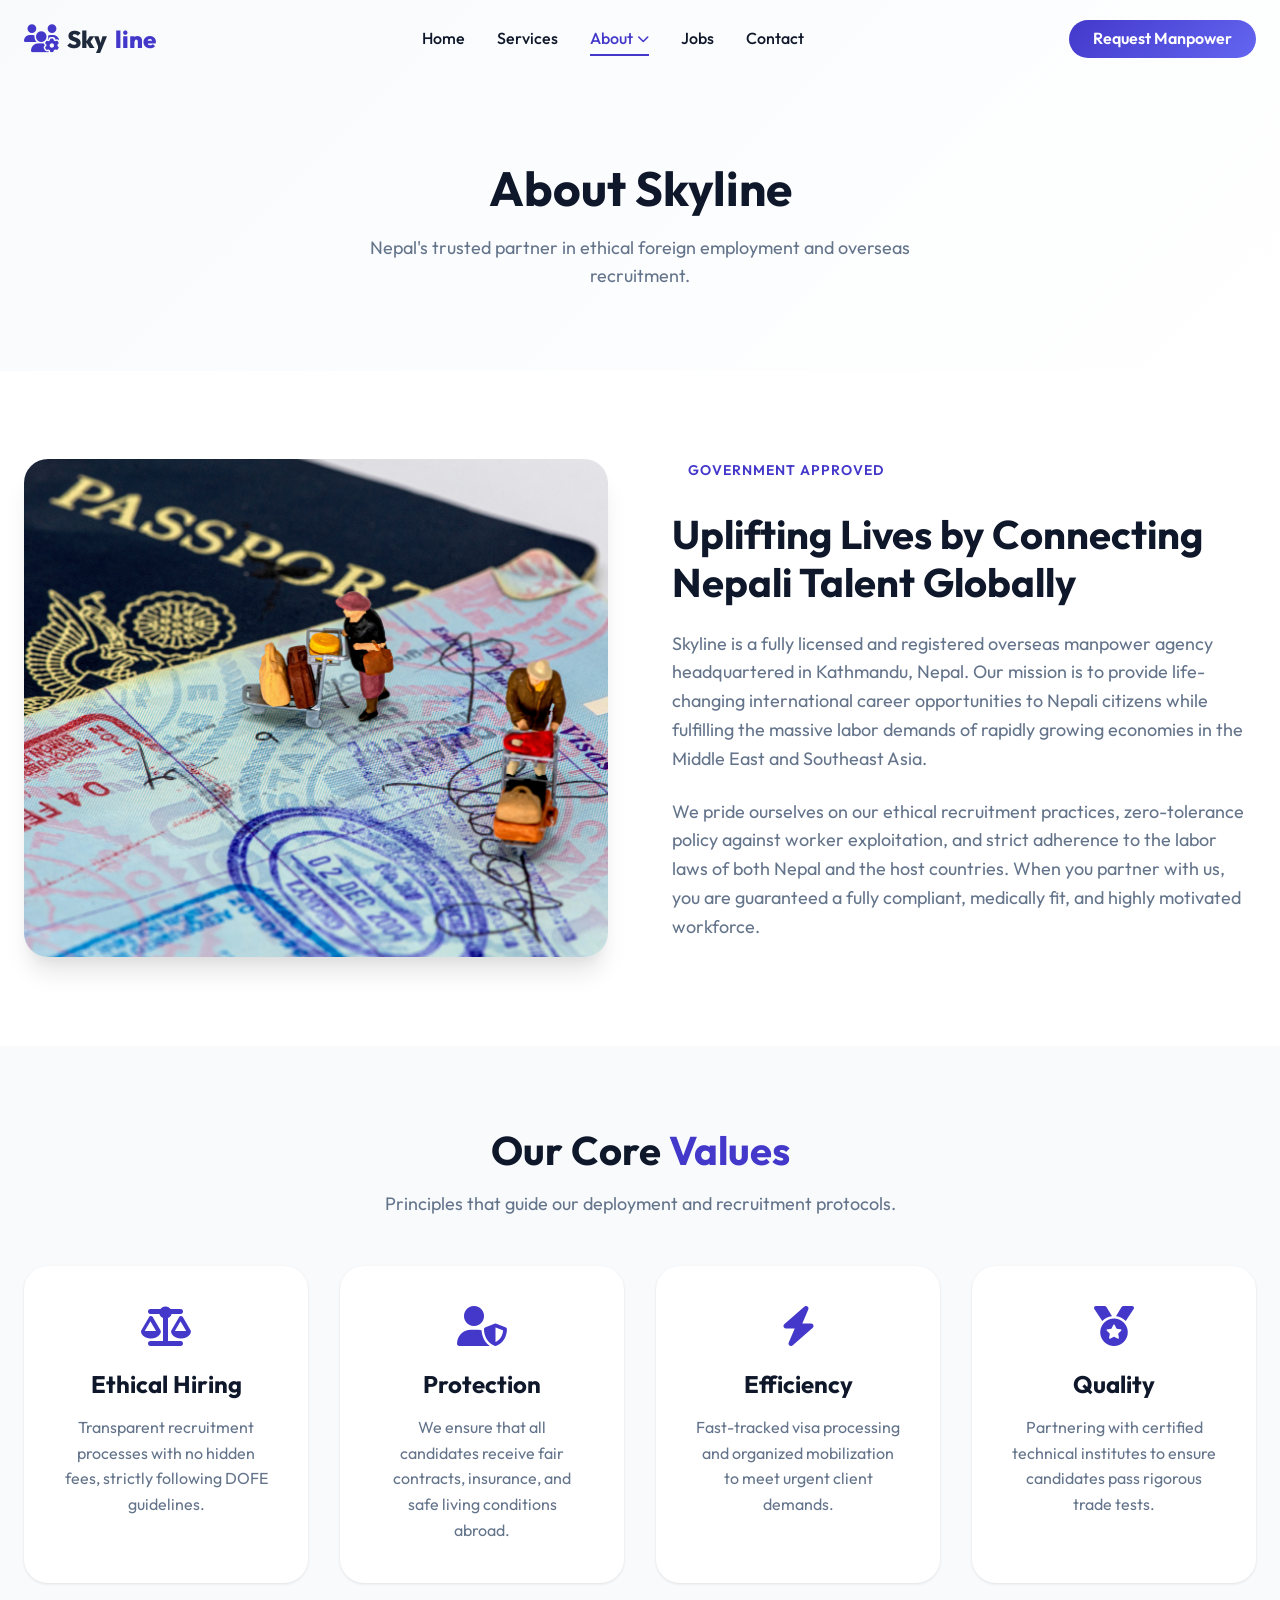
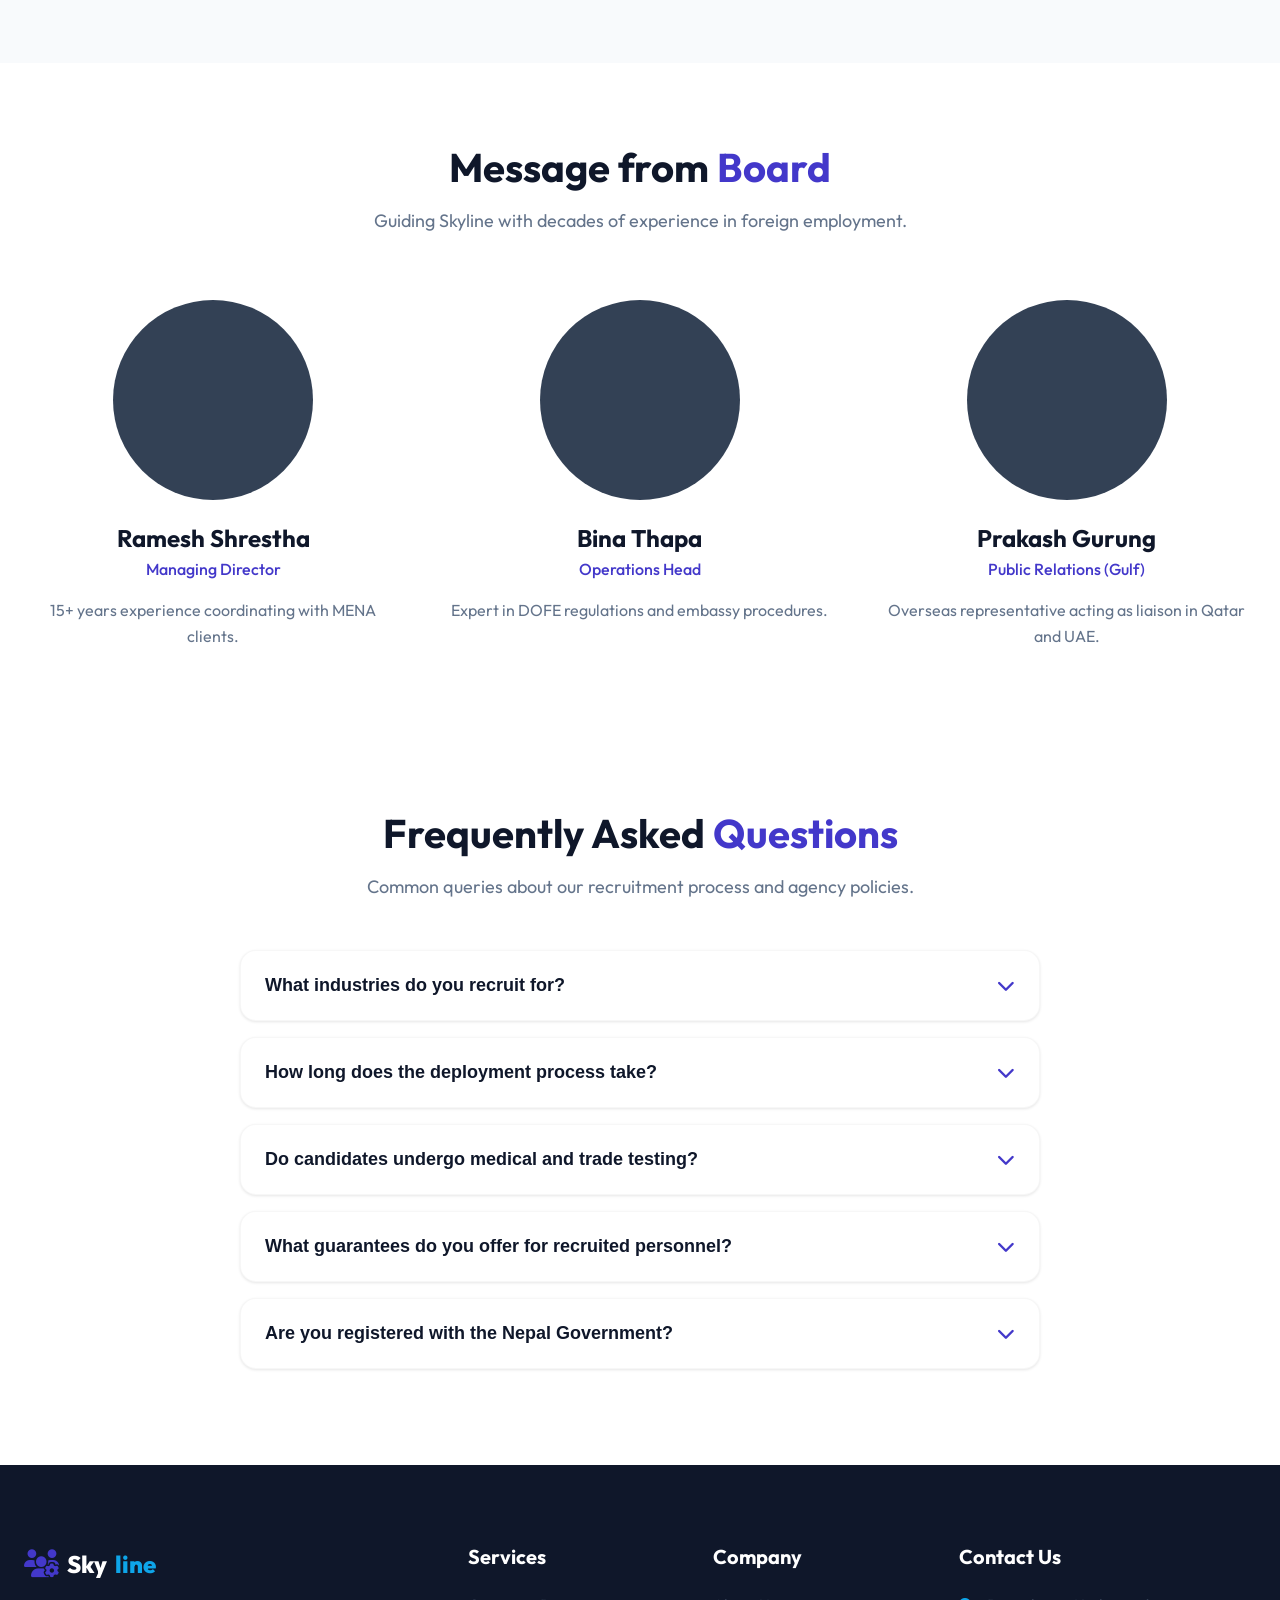
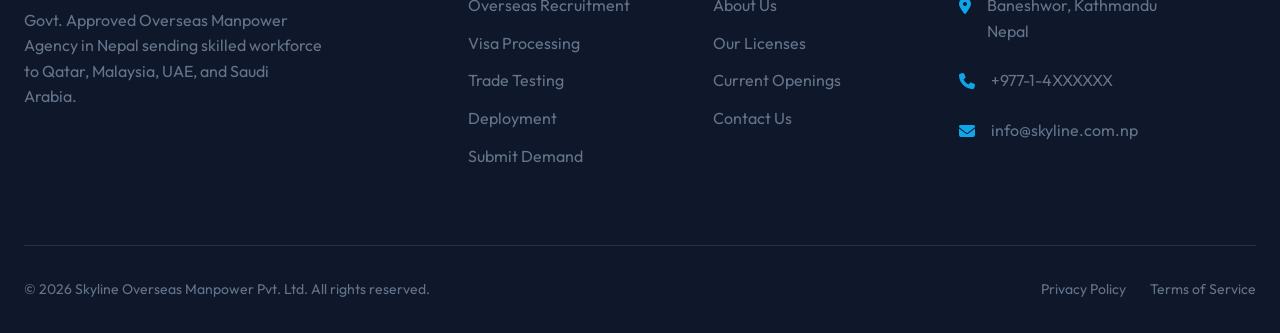
<file: about.html>
<!DOCTYPE html>
<html lang="en">

<head>
    <meta charset="UTF-8">
    <meta name="viewport" content="width=device-width, initial-scale=1.0">
    <title>About Us | Skyline</title>
    <meta name="description"
        content="Learn more about Skyline, a top-ranked overseas recruitment agency serving the Middle East and Malaysia from Kathmandu, Nepal.">
    <!-- Google Fonts -->
    <link rel="preconnect" href="https://fonts.googleapis.com">
    <link rel="preconnect" href="https://fonts.gstatic.com" crossorigin>
    <link href="https://fonts.googleapis.com/css2?family=Outfit:wght@300;400;500;600;700;800&display=swap"
        rel="stylesheet">
    <!-- FontAwesome Icons -->
    <link rel="stylesheet" href="https://cdnjs.cloudflare.com/ajax/libs/font-awesome/6.4.0/css/all.min.css">
    <link rel="stylesheet" href="styles.css">
    <style>
        .page-header {
            padding: 10rem 0 5rem;
            background: linear-gradient(135deg, var(--bg-light), var(--bg-main));
            text-align: center;
        }

        .page-title {
            font-size: 3rem;
            margin-bottom: 1rem;
            color: var(--secondary);
        }

        .page-subtitle {
            font-size: 1.125rem;
            color: var(--text-muted);
            max-width: 600px;
            margin: 0 auto;
        }

        .mission-section {
            padding: var(--section-pad) 0;
        }

        .mission-grid {
            display: grid;
            grid-template-columns: 1fr 1fr;
            gap: 4rem;
            align-items: center;
        }

        .mission-content h2 {
            font-size: 2.5rem;
            margin-bottom: 1.5rem;
            color: var(--secondary);
        }

        .mission-content p {
            font-size: 1.125rem;
            color: var(--text-muted);
            margin-bottom: 1.5rem;
        }

        .values-section {
            padding: var(--section-pad) 0;
            background: var(--bg-light);
        }

        .values-grid {
            display: grid;
            grid-template-columns: repeat(auto-fit, minmax(250px, 1fr));
            gap: 2rem;
            margin-top: 3rem;
        }

        .value-card {
            background: var(--white);
            padding: 2.5rem;
            border-radius: var(--radius-lg);
            text-align: center;
            box-shadow: var(--shadow-sm);
            transition: var(--transition);
        }

        .value-card:hover {
            transform: translateY(-5px);
            box-shadow: var(--shadow-md);
        }

        .value-icon {
            font-size: 2.5rem;
            color: var(--primary);
            margin-bottom: 1.5rem;
        }

        .value-card h3 {
            font-size: 1.5rem;
            margin-bottom: 1rem;
        }

        .value-card p {
            color: var(--text-muted);
        }

        .team-section {
            padding: var(--section-pad) 0;
        }

        .team-grid {
            display: grid;
            grid-template-columns: repeat(auto-fit, minmax(280px, 1fr));
            gap: 3rem;
            margin-top: 4rem;
        }

        .team-member {
            text-align: center;
        }

        .team-img {
            width: 200px;
            height: 200px;
            border-radius: 50%;
            object-fit: cover;
            margin: 0 auto 1.5rem;
            border: 4px solid var(--white);
            box-shadow: var(--shadow-md);
        }

        .team-name {
            font-size: 1.5rem;
            color: var(--secondary);
            margin-bottom: 0.25rem;
        }

        .team-role {
            color: var(--primary);
            font-weight: 500;
            margin-bottom: 1rem;
        }

        @media (max-width: 900px) {
            .mission-grid {
                grid-template-columns: 1fr;
                gap: 2rem;
            }
        }
    </style>
</head>

<body>

    <!-- Navigation -->
    <header class="navbar" id="navbar">
        <div class="container nav-container">
            <a href="index.html" class="logo">
                <i class="fa-solid fa-users-gear"></i> Sky<span>line</span>
            </a>
            <nav class="nav-links">
                <a href="index.html">Home</a>
                <a href="services.html">Services</a>
                <div class="nav-dropdown">
                    <a href="about.html" class="dropdown-toggle active">About <i class="fa-solid fa-chevron-down"></i></a>
                    <div class="dropdown-menu">
                        <a href="about.html" class="active">About SkyLine</a>
                        <a href="industries.html">Industries</a>
                        <a href="countries.html">Countries</a>
                    </div>
                </div>
                <a href="jobs.html">Jobs</a>
                <a href="contact.html">Contact</a>
            </nav>
            <div class="nav-cta">
                <a href="hire-talent.html" class="btn btn-primary">Request Manpower</a>
                <button class="mobile-menu-btn" id="mobile-menu-btn">
                    <i class="fa-solid fa-bars"></i>
                </button>
            </div>
        </div>
    </header>

    <!-- Mobile Menu -->
    <div class="mobile-menu" id="mobile-menu">
        <div class="mobile-menu-content">
            <button class="close-menu-btn" id="close-menu-btn">
                <i class="fa-solid fa-xmark"></i>
            </button>
            <nav class="mobile-nav-links">
                <a href="index.html" class="mobile-link">Home</a>
                <a href="services.html" class="mobile-link">Services</a>
                <div class="nav-dropdown">
                    <span class="mobile-link dropdown-toggle" onclick="this.parentElement.classList.toggle('active')">About <i class="fa-solid fa-chevron-down"></i></span>
                    <div class="dropdown-menu">
                        <a href="about.html" class="mobile-link active" style="font-size: 1.2rem;">About SkyLine</a>
                        <a href="industries.html" class="mobile-link" style="font-size: 1.2rem;">Industries</a>
                        <a href="countries.html" class="mobile-link" style="font-size: 1.2rem;">Countries</a>
                    </div>
                </div>
                <a href="jobs.html" class="mobile-link">Jobs</a>
                <a href="contact.html" class="mobile-link">Contact</a>
                <a href="hire-talent.html" class="btn btn-primary mt-4">Request Manpower</a>
            </nav>
        </div>
    </div>

    <!-- Page Header -->
    <section class="page-header">
        <div class="container fade-in-up">
            <h1 class="page-title">About <span>Skyline</span></h1>
            <p class="page-subtitle">Nepal's trusted partner in ethical foreign employment and overseas recruitment.</p>
        </div>
    </section>

    <!-- Mission Section -->
    <section class="mission-section">
        <div class="container">
            <div class="mission-grid">
                <div class="mission-image fade-in-up">
                    <img src="images/visa.jpg" alt="Skyline Team in Nepal"
                        style="border-radius: var(--radius-lg); box-shadow: var(--shadow-xl); width: 100%;">
                </div>
                <div class="mission-content fade-in-up delay-100">
                    <div class="badge">Government Approved</div>
                    <h2>Uplifting Lives by Connecting Nepali Talent Globally</h2>
                    <p>Skyline is a fully licensed and registered overseas manpower agency headquartered in Kathmandu,
                        Nepal. Our mission is to provide life-changing international career opportunities to Nepali
                        citizens while fulfilling the massive labor demands of rapidly growing economies in the Middle
                        East and Southeast Asia.</p>
                    <p>We pride ourselves on our ethical recruitment practices, zero-tolerance policy against worker
                        exploitation, and strict adherence to the labor laws of both Nepal and the host countries. When
                        you partner with us, you are guaranteed a fully compliant, medically fit, and highly motivated
                        workforce.</p>
                </div>
            </div>
        </div>
    </section>

    <!-- Values Section -->
    <section class="values-section">
        <div class="container">
            <div class="text-center fade-in-up">
                <h2 class="section-title">Our Core <span>Values</span></h2>
                <p class="section-subtitle">Principles that guide our deployment and recruitment protocols.</p>
            </div>
            <div class="values-grid">
                <div class="value-card fade-in-up">
                    <i class="fa-solid fa-scale-balanced value-icon"></i>
                    <h3>Ethical Hiring</h3>
                    <p>Transparent recruitment processes with no hidden fees, strictly following DOFE guidelines.</p>
                </div>
                <div class="value-card fade-in-up delay-100">
                    <i class="fa-solid fa-user-shield value-icon"></i>
                    <h3>Protection</h3>
                    <p>We ensure that all candidates receive fair contracts, insurance, and safe living conditions
                        abroad.</p>
                </div>
                <div class="value-card fade-in-up delay-200">
                    <i class="fa-solid fa-bolt value-icon"></i>
                    <h3>Efficiency</h3>
                    <p>Fast-tracked visa processing and organized mobilization to meet urgent client demands.</p>
                </div>
                <div class="value-card fade-in-up delay-300">
                    <i class="fa-solid fa-medal value-icon"></i>
                    <h3>Quality</h3>
                    <p>Partnering with certified technical institutes to ensure candidates pass rigorous trade tests.
                    </p>
                </div>
            </div>
        </div>
    </section>

    <!-- Team Section -->
    <section class="team-section">
        <div class="container">
            <div class="text-center fade-in-up">
                <h2 class="section-title">Message from <span>Board</span></h2>
                <p class="section-subtitle">Guiding Skyline with decades of experience in foreign employment.</p>
            </div>
            <div class="team-grid">
                <div class="team-member fade-in-up">
                    <div
                        style="width: 200px; height: 200px; border-radius: 50%; background: var(--secondary-light); margin: 0 auto 1.5rem;">
                    </div>
                    <h3 class="team-name">Ramesh Shrestha</h3>
                    <div class="team-role">Managing Director</div>
                    <p class="text-muted">15+ years experience coordinating with MENA clients.</p>
                </div>
                <div class="team-member fade-in-up delay-100">
                    <div
                        style="width: 200px; height: 200px; border-radius: 50%; background: var(--secondary-light); margin: 0 auto 1.5rem;">
                    </div>
                    <h3 class="team-name">Bina Thapa</h3>
                    <div class="team-role">Operations Head</div>
                    <p class="text-muted">Expert in DOFE regulations and embassy procedures.</p>
                </div>
                <div class="team-member fade-in-up delay-200">
                    <div
                        style="width: 200px; height: 200px; border-radius: 50%; background: var(--secondary-light); margin: 0 auto 1.5rem;">
                    </div>
                    <h3 class="team-name">Prakash Gurung</h3>
                    <div class="team-role">Public Relations (Gulf)</div>
                    <p class="text-muted">Overseas representative acting as liaison in Qatar and UAE.</p>
                </div>
            </div>
        </div>
    </section>

    <!-- FAQ Section -->
    <section class="faq-section" style="padding: var(--section-pad) 0;">
        <div class="container">
            <div class="text-center fade-in-up">
                <h2 class="section-title">Frequently Asked <span>Questions</span></h2>
                <p class="section-subtitle">Common queries about our recruitment process and agency policies.</p>
            </div>

            <div class="faq-container fade-in-up delay-100">

                <div class="faq-item">
                    <button class="faq-question">
                        <span>What industries do you recruit for?</span>
                        <i class="fa-solid fa-chevron-down"></i>
                    </button>
                    <div class="faq-answer">
                        <div class="faq-answer-inner">
                            <p>We supply skilled, semi-skilled, and unskilled manpower across various sectors including
                                Construction, Hospitality, Oil & Gas, Security, Healthcare, Manufacturing, and
                                Facilities Management.</p>
                        </div>
                    </div>
                </div>

                <div class="faq-item">
                    <button class="faq-question">
                        <span>How long does the deployment process take?</span>
                        <i class="fa-solid fa-chevron-down"></i>
                    </button>
                    <div class="faq-answer">
                        <div class="faq-answer-inner">
                            <p>Typically, the entire deployment process from final selection to departure takes between
                                3 to 6 weeks, depending on the host country's visa processing times and local compliance
                                requirements.</p>
                        </div>
                    </div>
                </div>

                <div class="faq-item">
                    <button class="faq-question">
                        <span>Do candidates undergo medical and trade testing?</span>
                        <i class="fa-solid fa-chevron-down"></i>
                    </button>
                    <div class="faq-answer">
                        <div class="faq-answer-inner">
                            <p>Yes, absolutely. All shortlisted candidates must pass a rigorous medical examination at a
                                GAMCA or government-approved center. Technical candidates undergo practical trade tests
                                at certified institutes before final selection.</p>
                        </div>
                    </div>
                </div>

                <div class="faq-item">
                    <button class="faq-question">
                        <span>What guarantees do you offer for recruited personnel?</span>
                        <i class="fa-solid fa-chevron-down"></i>
                    </button>
                    <div class="faq-answer">
                        <div class="faq-answer-inner">
                            <p>We provide a standard 90-day probationary guarantee. If a deployed worker is found
                                medically unfit or professionally incompetent during this period, we will provide a
                                replacement at our own sourcing cost.</p>
                        </div>
                    </div>
                </div>

                <div class="faq-item">
                    <button class="faq-question">
                        <span>Are you registered with the Nepal Government?</span>
                        <i class="fa-solid fa-chevron-down"></i>
                    </button>
                    <div class="faq-answer">
                        <div class="faq-answer-inner">
                            <p>Yes, Skyline is a fully licensed overseas employment agency authorized by the Department
                                of Foreign Employment (DoFE), Government of Nepal. We adhere to all legitimate and
                                ethical recruitment protocols.</p>
                        </div>
                    </div>
                </div>

            </div>
        </div>
    </section>

    <!-- Footer -->
    <footer class="footer" id="contact">
        <!-- Footer Content -->
        <div class="container">
            <div class="footer-grid">
                <div class="footer-col brand-col">
                    <a href="index.html" class="logo footer-logo">
                        <i class="fa-solid fa-users-gear"></i> Sky<span>line</span>
                    </a>
                    <p class="footer-desc">Govt. Approved Overseas Manpower Agency in Nepal sending skilled workforce to
                        Qatar, Malaysia, UAE, and Saudi Arabia.</p>
                </div>
                <!-- ... Footer Links Rest same ... -->
                <div class="footer-col">
                    <h4 class="footer-heading">Services</h4>
                    <ul class="footer-links">
                        <li><a href="services.html">Overseas Recruitment</a></li>
                        <li><a href="services.html">Visa Processing</a></li>
                        <li><a href="services.html">Trade Testing</a></li>
                        <li><a href="services.html">Deployment</a></li>
                        <li><a href="hire-talent.html">Submit Demand</a></li>
                    </ul>
                </div>
                <div class="footer-col">
                    <h4 class="footer-heading">Company</h4>
                    <ul class="footer-links">
                        <li><a href="about.html">About Us</a></li>
                        <li><a href="about.html">Our Licenses</a></li>
                        <li><a href="jobs.html">Current Openings</a></li>
                        <li><a href="contact.html">Contact Us</a></li>
                    </ul>
                </div>
                <div class="footer-col">
                    <h4 class="footer-heading">Contact Us</h4>
                    <ul class="footer-contact">
                        <li><i class="fa-solid fa-location-dot"></i><span>Baneshwor, Kathmandu<br>Nepal</span></li>
                        <li><i class="fa-solid fa-phone"></i><span>+977-1-4XXXXXX</span></li>
                        <li><i class="fa-solid fa-envelope"></i><span>info@skyline.com.np</span></li>
                    </ul>
                </div>
            </div>
            <div class="footer-bottom">
                <p>&copy; 2026 Skyline Overseas Manpower Pvt. Ltd. All rights reserved.</p>
                <div class="footer-legal">
                    <a href="#">Privacy Policy</a>
                    <a href="#">Terms of Service</a>
                </div>
            </div>
        </div>
    </footer>

    <script src="script.js"></script>
    <script>
        document.addEventListener('DOMContentLoaded', () => {
            setTimeout(() => {
                const elements = document.querySelectorAll('.fade-in-up');
                elements.forEach(el => {
                    const rect = el.getBoundingClientRect();
                    if (rect.top < window.innerHeight) {
                        el.classList.add('visible');
                    }
                });
            }, 100);
        });
    </script>
</body>

</html>
</file>
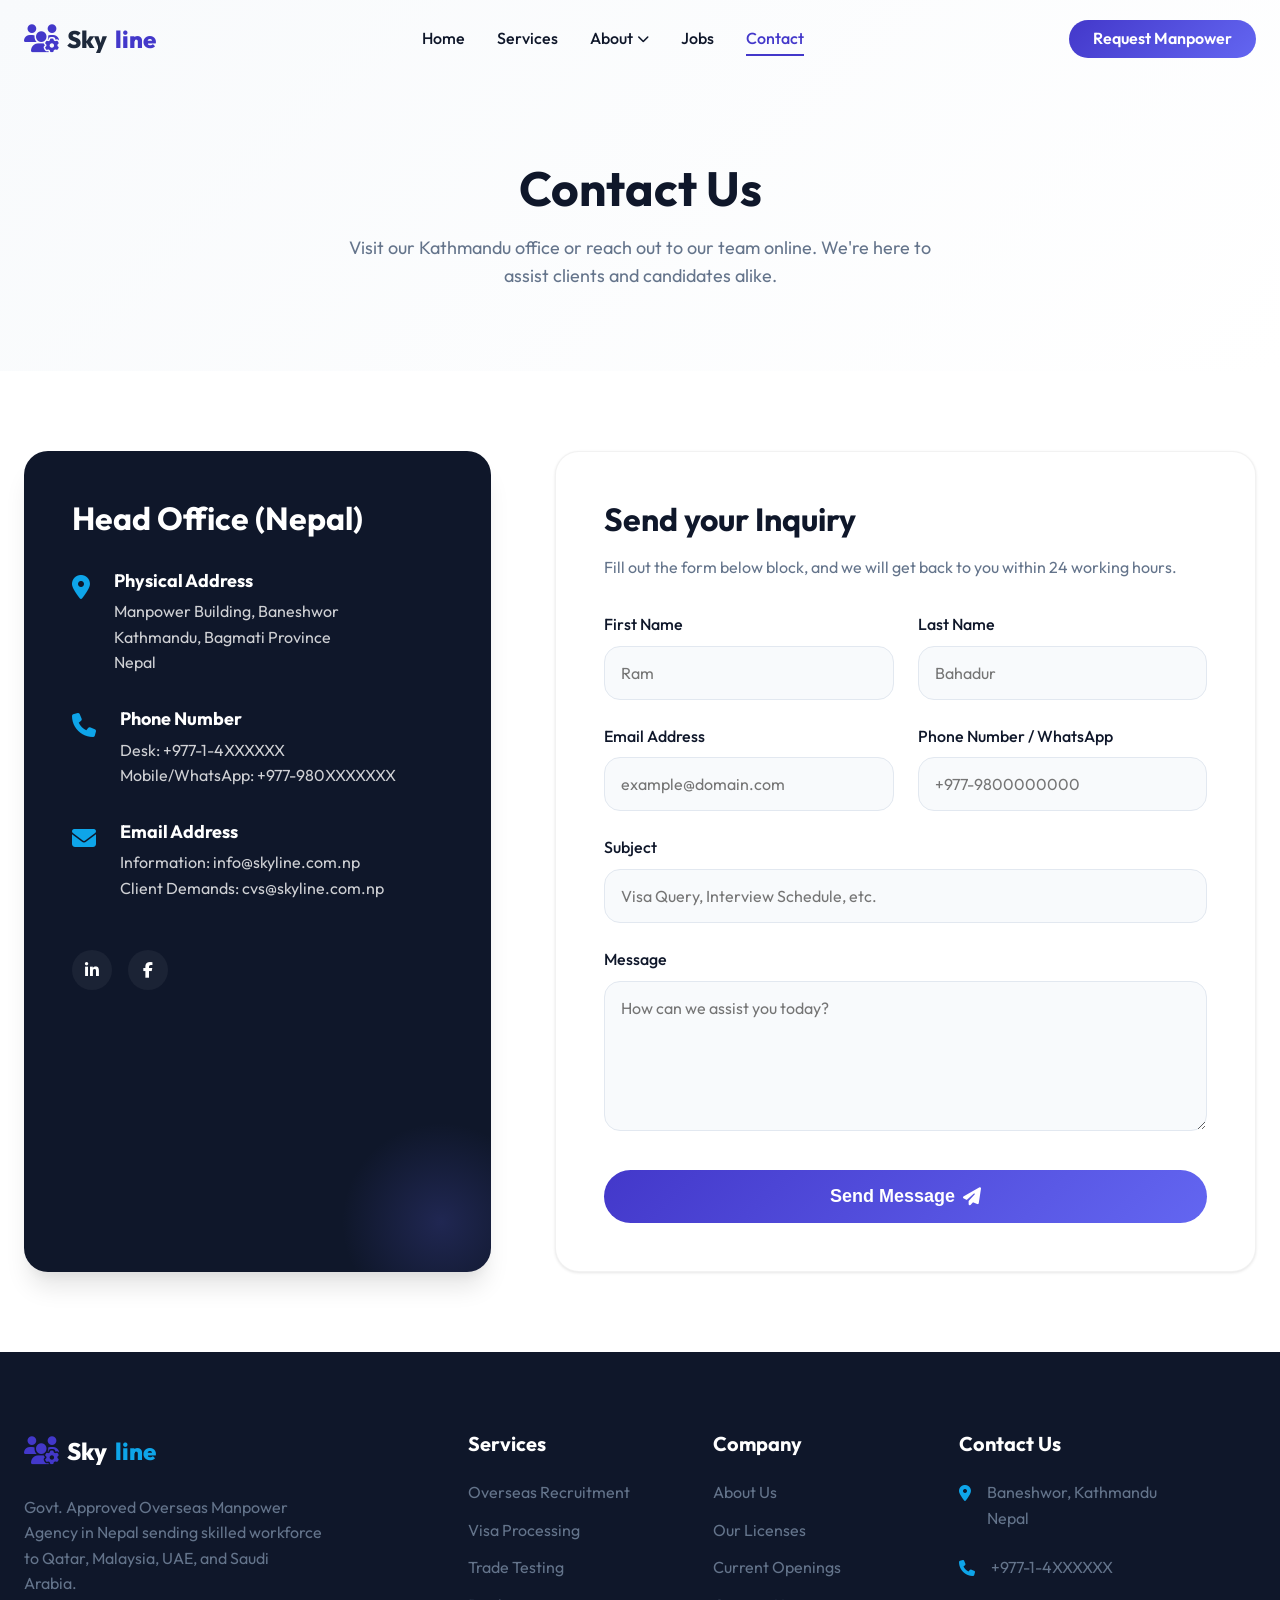
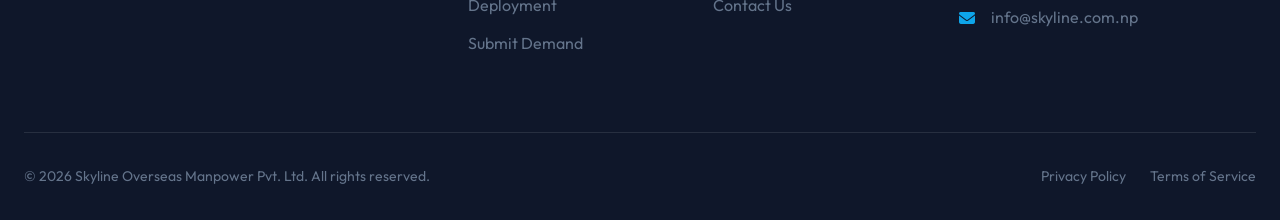
<file: contact.html>
<!DOCTYPE html>
<html lang="en">
<head>
    <meta charset="UTF-8">
    <meta name="viewport" content="width=device-width, initial-scale=1.0">
    <title>Contact Us | Skyline</title>
    <meta name="description" content="Get in touch with Skyline, Nepal's premier manpower agency for overseas recruitment. Contact our Kathmandu office today.">
    <!-- Google Fonts -->
    <link rel="preconnect" href="https://fonts.googleapis.com">
    <link rel="preconnect" href="https://fonts.gstatic.com" crossorigin>
    <link href="https://fonts.googleapis.com/css2?family=Outfit:wght@300;400;500;600;700;800&display=swap" rel="stylesheet">
    <!-- FontAwesome Icons -->
    <link rel="stylesheet" href="https://cdnjs.cloudflare.com/ajax/libs/font-awesome/6.4.0/css/all.min.css">
    <link rel="stylesheet" href="styles.css">
    <style>
        .page-header {
            padding: 10rem 0 5rem;
            background: linear-gradient(135deg, var(--bg-light), var(--bg-main));
            text-align: center;
        }
        .page-title {
            font-size: 3rem;
            margin-bottom: 1rem;
            color: var(--secondary);
        }
        .page-subtitle {
            font-size: 1.125rem;
            color: var(--text-muted);
            max-width: 600px;
            margin: 0 auto;
        }

        .contact-section { padding: var(--section-pad) 0; }
        .contact-grid {
            display: grid;
            grid-template-columns: 1fr 1.5fr;
            gap: 4rem;
        }

        .contact-info {
            background: var(--secondary);
            color: var(--white);
            padding: 3rem;
            border-radius: var(--radius-lg);
            box-shadow: var(--shadow-xl);
            position: relative;
            overflow: hidden;
        }
        .contact-info::before {
            content: '';
            position: absolute;
            bottom: -50px;
            right: -50px;
            width: 200px;
            height: 200px;
            background: radial-gradient(circle, rgba(99, 102, 241, 0.2) 0%, rgba(255,255,255,0) 70%);
            border-radius: 50%;
        }
        .contact-info h3 {
            color: var(--white);
            font-size: 2rem;
            margin-bottom: 2rem;
        }
        .info-item {
            display: flex;
            align-items: flex-start;
            gap: 1.5rem;
            margin-bottom: 2rem;
        }
        .info-icon {
            font-size: 1.5rem;
            color: var(--accent);
            margin-top: 5px;
        }
        .info-text h4 {
            color: var(--white);
            font-size: 1.125rem;
            margin-bottom: 0.5rem;
        }
        .info-text p {
            color: rgba(255, 255, 255, 0.8);
            font-size: 1rem;
        }

        .contact-form-wrapper {
            background: var(--white);
            padding: 3rem;
            border-radius: var(--radius-lg);
            box-shadow: var(--shadow-sm);
            border: 1px solid rgba(0,0,0,0.05);
        }
        .contact-form h3 {
            font-size: 2rem;
            margin-bottom: 1rem;
            color: var(--secondary);
        }
        .contact-form p {
            color: var(--text-muted);
            margin-bottom: 2rem;
        }
        .form-row {
            display: flex;
            gap: 1.5rem;
            margin-bottom: 1.5rem;
        }
        .form-group {
            width: 100%;
        }
        .form-label {
            display: block;
            margin-bottom: 0.5rem;
            font-weight: 500;
            color: var(--secondary);
        }
        .form-control {
            width: 100%;
            padding: 1rem;
            border: 1px solid #e2e8f0;
            border-radius: var(--radius-md);
            font-family: inherit;
            font-size: 1rem;
            color: var(--text-main);
            transition: var(--transition);
            background: var(--bg-light);
        }
        .form-control:focus {
            outline: none;
            border-color: var(--primary);
            box-shadow: 0 0 0 3px rgba(99, 102, 241, 0.1);
            background: var(--white);
        }
        textarea.form-control {
            resize: vertical;
            min-height: 150px;
        }

        @media (max-width: 900px) {
            .contact-grid { grid-template-columns: 1fr; }
            .form-row { flex-direction: column; gap: 1.5rem; }
        }
    </style>
</head>
<body>

    <!-- Navigation -->
    <header class="navbar" id="navbar">
        <div class="container nav-container">
            <a href="index.html" class="logo">
                <i class="fa-solid fa-users-gear"></i> Sky<span>line</span>
            </a>
            <nav class="nav-links">
                <a href="index.html">Home</a>
                <a href="services.html">Services</a>
                <div class="nav-dropdown">
                    <a href="about.html" class="dropdown-toggle">About <i class="fa-solid fa-chevron-down"></i></a>
                    <div class="dropdown-menu">
                        <a href="about.html">About SkyLine</a>
                        <a href="industries.html">Industries</a>
                        <a href="countries.html">Countries</a>
                    </div>
                </div>
                <a href="jobs.html">Jobs</a>
                <a href="contact.html" class="active">Contact</a>
            </nav>
            <div class="nav-cta">
                <a href="hire-talent.html" class="btn btn-primary">Request Manpower</a>
                <button class="mobile-menu-btn" id="mobile-menu-btn">
                    <i class="fa-solid fa-bars"></i>
                </button>
            </div>
        </div>
    </header>

    <!-- Mobile Menu -->
    <div class="mobile-menu" id="mobile-menu">
        <div class="mobile-menu-content">
            <button class="close-menu-btn" id="close-menu-btn">
                <i class="fa-solid fa-xmark"></i>
            </button>
            <nav class="mobile-nav-links">
                <a href="index.html" class="mobile-link">Home</a>
                <a href="services.html" class="mobile-link">Services</a>
                <div class="nav-dropdown">
                    <span class="mobile-link dropdown-toggle" onclick="this.parentElement.classList.toggle('active')">About <i class="fa-solid fa-chevron-down"></i></span>
                    <div class="dropdown-menu">
                        <a href="about.html" class="mobile-link" style="font-size: 1.2rem;">About SkyLine</a>
                        <a href="industries.html" class="mobile-link" style="font-size: 1.2rem;">Industries</a>
                        <a href="countries.html" class="mobile-link" style="font-size: 1.2rem;">Countries</a>
                    </div>
                </div>
                <a href="jobs.html" class="mobile-link">Jobs</a>
                <a href="contact.html" class="mobile-link">Contact</a>
                <a href="hire-talent.html" class="btn btn-primary mt-4">Request Manpower</a>
            </nav>
        </div>
    </div>

    <!-- Page Header -->
    <section class="page-header">
        <div class="container fade-in-up">
            <h1 class="page-title">Contact <span>Us</span></h1>
            <p class="page-subtitle">Visit our Kathmandu office or reach out to our team online. We're here to assist clients and candidates alike.</p>
        </div>
    </section>

    <!-- Contact Section -->
    <section class="contact-section">
        <div class="container">
            <div class="contact-grid">
                
                <!-- Contact Info -->
                <div class="contact-info fade-in-up">
                    <h3>Head Office (Nepal)</h3>
                    <div class="info-item">
                        <i class="fa-solid fa-location-dot info-icon"></i>
                        <div class="info-text">
                            <h4>Physical Address</h4>
                            <p>Manpower Building, Baneshwor<br>Kathmandu, Bagmati Province<br>Nepal</p>
                        </div>
                    </div>
                    <div class="info-item">
                        <i class="fa-solid fa-phone info-icon"></i>
                        <div class="info-text">
                            <h4>Phone Number</h4>
                            <p>Desk: +977-1-4XXXXXX<br>Mobile/WhatsApp: +977-980XXXXXXX</p>
                        </div>
                    </div>
                    <div class="info-item">
                        <i class="fa-solid fa-envelope info-icon"></i>
                        <div class="info-text">
                            <h4>Email Address</h4>
                            <p>Information: info@skyline.com.np<br>Client Demands: cvs@skyline.com.np</p>
                        </div>
                    </div>
                    
                    <div class="social-links mt-4" style="margin-top: 3rem;">
                        <a href="#" class="social-link"><i class="fa-brands fa-linkedin-in"></i></a>
                        <a href="#" class="social-link"><i class="fa-brands fa-facebook-f"></i></a>
                    </div>
                </div>

                <!-- Contact Form -->
                <div class="contact-form-wrapper fade-in-up delay-100">
                    <form class="contact-form" onsubmit="event.preventDefault(); alert('Message sent successfully! Our Kathmandu desk will contact you soon.');">
                        <h3>Send your Inquiry</h3>
                        <p>Fill out the form below block, and we will get back to you within 24 working hours.</p>

                        <div class="form-row">
                            <div class="form-group">
                                <label class="form-label" for="firstName">First Name</label>
                                <input type="text" id="firstName" class="form-control" placeholder="Ram" required>
                            </div>
                            <div class="form-group">
                                <label class="form-label" for="lastName">Last Name</label>
                                <input type="text" id="lastName" class="form-control" placeholder="Bahadur" required>
                            </div>
                        </div>

                        <div class="form-row">
                            <div class="form-group">
                                <label class="form-label" for="email">Email Address</label>
                                <input type="email" id="email" class="form-control" placeholder="example@domain.com" required>
                            </div>
                            <div class="form-group">
                                <label class="form-label" for="phone">Phone Number / WhatsApp</label>
                                <input type="tel" id="phone" class="form-control" placeholder="+977-9800000000">
                            </div>
                        </div>

                        <div class="form-group" style="margin-bottom: 1.5rem;">
                            <label class="form-label" for="subject">Subject</label>
                            <input type="text" id="subject" class="form-control" placeholder="Visa Query, Interview Schedule, etc." required>
                        </div>

                        <div class="form-group" style="margin-bottom: 2rem;">
                            <label class="form-label" for="message">Message</label>
                            <textarea id="message" class="form-control" placeholder="How can we assist you today?" required></textarea>
                        </div>

                        <button type="submit" class="btn btn-primary btn-large" style="width: 100%;">Send Message <i class="fa-solid fa-paper-plane" style="margin-left: 0.5rem;"></i></button>
                    </form>
                </div>

            </div>
        </div>
    </section>

    <!-- Footer -->
    <footer class="footer">
        <div class="container">
            <div class="footer-grid">
                <div class="footer-col brand-col">
                    <a href="index.html" class="logo footer-logo">
                        <i class="fa-solid fa-users-gear"></i> Sky<span>line</span>
                    </a>
                    <p class="footer-desc">Govt. Approved Overseas Manpower Agency in Nepal sending skilled workforce to Qatar, Malaysia, UAE, and Saudi Arabia.</p>
                </div>
                <!-- ... Footer Links Rest same ... -->
                <div class="footer-col">
                    <h4 class="footer-heading">Services</h4>
                    <ul class="footer-links">
                        <li><a href="services.html">Overseas Recruitment</a></li>
                        <li><a href="services.html">Visa Processing</a></li>
                        <li><a href="services.html">Trade Testing</a></li>
                        <li><a href="services.html">Deployment</a></li>
                        <li><a href="hire-talent.html">Submit Demand</a></li>
                    </ul>
                </div>
                <div class="footer-col">
                    <h4 class="footer-heading">Company</h4>
                    <ul class="footer-links">
                        <li><a href="about.html">About Us</a></li>
                        <li><a href="about.html">Our Licenses</a></li>
                        <li><a href="jobs.html">Current Openings</a></li>
                        <li><a href="contact.html">Contact Us</a></li>
                    </ul>
                </div>
                <div class="footer-col">
                    <h4 class="footer-heading">Contact Us</h4>
                    <ul class="footer-contact">
                        <li><i class="fa-solid fa-location-dot"></i><span>Baneshwor, Kathmandu<br>Nepal</span></li>
                        <li><i class="fa-solid fa-phone"></i><span>+977-1-4XXXXXX</span></li>
                        <li><i class="fa-solid fa-envelope"></i><span>info@skyline.com.np</span></li>
                    </ul>
                </div>
            </div>
            <div class="footer-bottom">
                <p>&copy; 2026 Skyline Overseas Manpower Pvt. Ltd. All rights reserved.</p>
                <div class="footer-legal">
                    <a href="#">Privacy Policy</a>
                    <a href="#">Terms of Service</a>
                </div>
            </div>
        </div>
    </footer>

    <script src="script.js"></script>
    <script>
        document.addEventListener('DOMContentLoaded', () => {
            setTimeout(() => {
                const elements = document.querySelectorAll('.fade-in-up');
                elements.forEach(el => {
                    const rect = el.getBoundingClientRect();
                    if(rect.top < window.innerHeight) {
                        el.classList.add('visible');
                    }
                });
            }, 100);
        });
    </script>
</body>
</html>
</file>
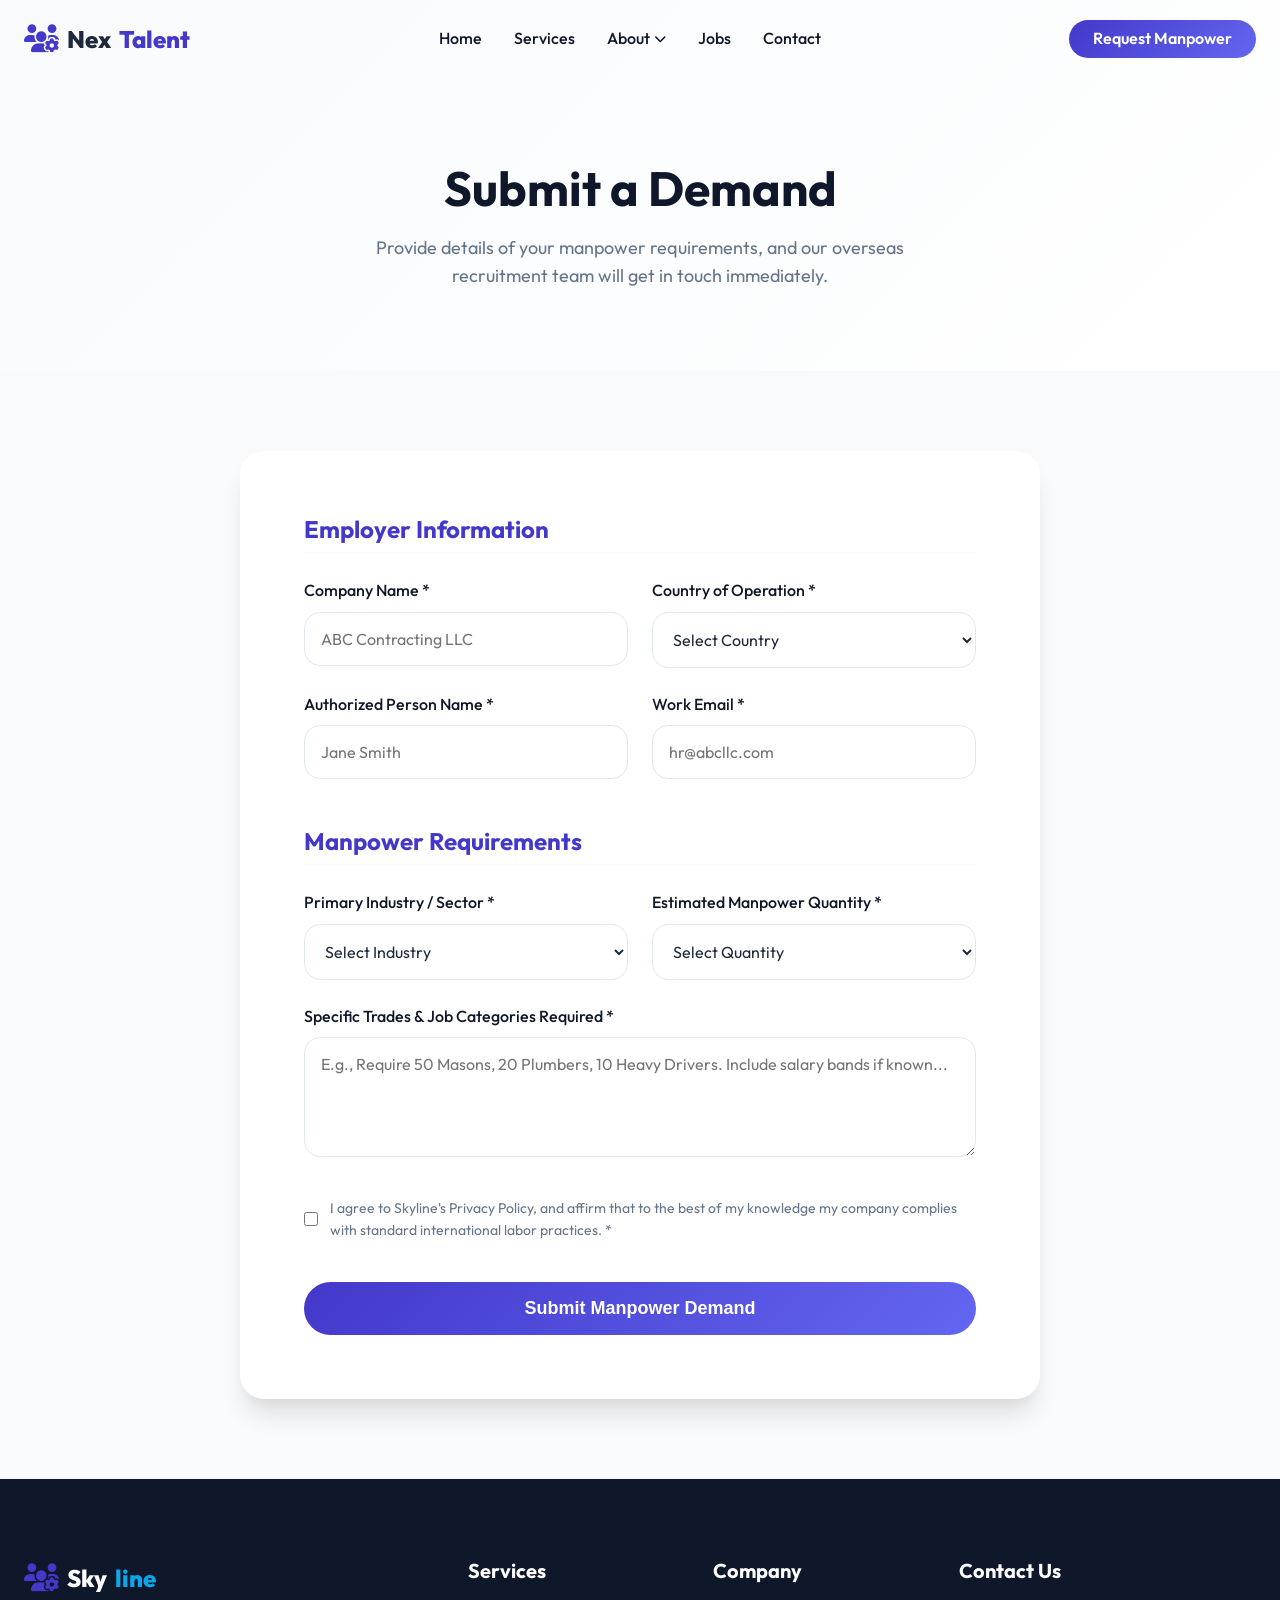
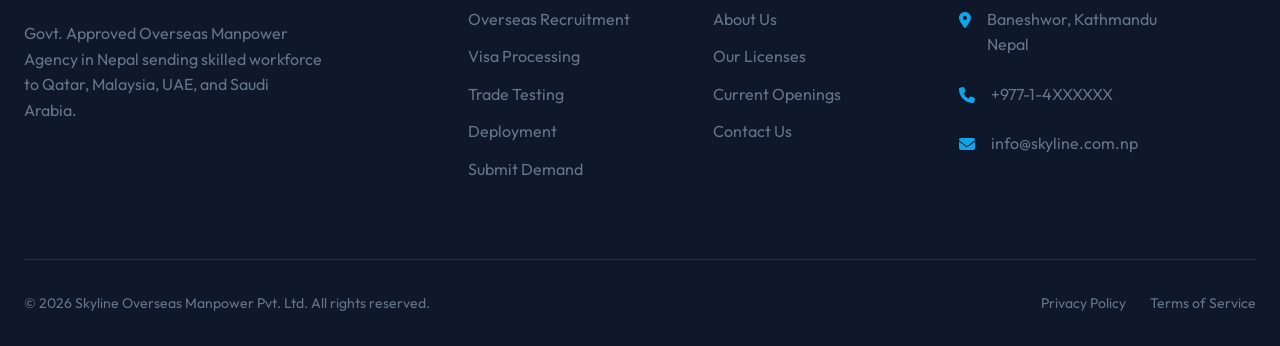
<file: hire-talent.html>
<!DOCTYPE html>
<html lang="en">
<head>
    <meta charset="UTF-8">
    <meta name="viewport" content="width=device-width, initial-scale=1.0">
    <title>Request Manpower | Skyline</title>
    <meta name="description" content="Submit a demand letter or request Nepali professionals and workers to scale your business operations abroad.">
    <!-- Google Fonts -->
    <link rel="preconnect" href="https://fonts.googleapis.com">
    <link rel="preconnect" href="https://fonts.gstatic.com" crossorigin>
    <link href="https://fonts.googleapis.com/css2?family=Outfit:wght@300;400;500;600;700;800&display=swap" rel="stylesheet">
    <!-- FontAwesome Icons -->
    <link rel="stylesheet" href="https://cdnjs.cloudflare.com/ajax/libs/font-awesome/6.4.0/css/all.min.css">
    <link rel="stylesheet" href="styles.css">
    <style>
        .page-header {
            padding: 10rem 0 5rem;
            background: linear-gradient(135deg, var(--bg-light), var(--bg-main));
            text-align: center;
        }
        .page-title {
            font-size: 3rem;
            margin-bottom: 1rem;
            color: var(--secondary);
        }
        .page-subtitle {
            font-size: 1.125rem;
            color: var(--text-muted);
            max-width: 600px;
            margin: 0 auto;
        }

        .hire-section { padding: var(--section-pad) 0; background: var(--bg-light); }
        .hire-form-wrapper {
            max-width: 800px;
            margin: 0 auto;
            background: var(--white);
            padding: 4rem;
            border-radius: var(--radius-lg);
            box-shadow: var(--shadow-xl);
            position: relative;
        }
        
        .form-section-title {
            font-size: 1.5rem;
            color: var(--primary);
            margin-bottom: 1.5rem;
            padding-bottom: 0.5rem;
            border-bottom: 2px solid var(--bg-light);
        }

        .form-row {
            display: flex;
            gap: 1.5rem;
            margin-bottom: 1.5rem;
        }
        .form-group {
            width: 100%;
        }
        .form-label {
            display: block;
            margin-bottom: 0.5rem;
            font-weight: 500;
            color: var(--secondary);
        }
        .form-control, .form-select {
            width: 100%;
            padding: 1rem;
            border: 1px solid #e2e8f0;
            border-radius: var(--radius-md);
            font-family: inherit;
            font-size: 1rem;
            color: var(--text-main);
            transition: var(--transition);
            background: var(--white);
        }
        .form-control:focus, .form-select:focus {
            outline: none;
            border-color: var(--primary);
            box-shadow: 0 0 0 3px rgba(99, 102, 241, 0.1);
        }
        textarea.form-control {
            resize: vertical;
            min-height: 120px;
        }

        .checkbox-group {
            display: flex;
            align-items: center;
            gap: 0.75rem;
            margin-bottom: 1.5rem;
        }
        .checkbox-group input {
            width: 1.25rem;
            height: 1.25rem;
            accent-color: var(--primary);
        }
        .checkbox-label {
            color: var(--text-muted);
            font-size: 0.875rem;
            cursor: pointer;
        }

        @media (max-width: 768px) {
            .hire-form-wrapper { padding: 2rem; }
            .form-row { flex-direction: column; gap: 1.5rem; }
        }
    </style>
</head>
<body>

    <!-- Navigation -->
    <header class="navbar" id="navbar">
        <div class="container nav-container">
            <a href="index.html" class="logo">
                <i class="fa-solid fa-users-gear"></i> Nex<span>Talent</span>
            </a>
            <nav class="nav-links">
                <a href="index.html">Home</a>
                <a href="services.html">Services</a>
                <div class="nav-dropdown">
                    <a href="about.html" class="dropdown-toggle">About <i class="fa-solid fa-chevron-down"></i></a>
                    <div class="dropdown-menu">
                        <a href="about.html">About SkyLine</a>
                        <a href="industries.html">Industries</a>
                        <a href="countries.html">Countries</a>
                    </div>
                </div>
                <a href="jobs.html">Jobs</a>
                <a href="contact.html">Contact</a>
            </nav>
            <div class="nav-cta">
                <a href="hire-talent.html" class="btn btn-primary active">Request Manpower</a>
                <button class="mobile-menu-btn" id="mobile-menu-btn">
                    <i class="fa-solid fa-bars"></i>
                </button>
            </div>
        </div>
    </header>

    <!-- Mobile Menu -->
    <div class="mobile-menu" id="mobile-menu">
        <div class="mobile-menu-content">
            <button class="close-menu-btn" id="close-menu-btn">
                <i class="fa-solid fa-xmark"></i>
            </button>
            <nav class="mobile-nav-links">
                <a href="index.html" class="mobile-link">Home</a>
                <a href="services.html" class="mobile-link">Services</a>
                <div class="nav-dropdown">
                    <span class="mobile-link dropdown-toggle" onclick="this.parentElement.classList.toggle('active')">About <i class="fa-solid fa-chevron-down"></i></span>
                    <div class="dropdown-menu">
                        <a href="about.html" class="mobile-link" style="font-size: 1.2rem;">About SkyLine</a>
                        <a href="industries.html" class="mobile-link" style="font-size: 1.2rem;">Industries</a>
                        <a href="countries.html" class="mobile-link" style="font-size: 1.2rem;">Countries</a>
                    </div>
                </div>
                <a href="jobs.html" class="mobile-link">Jobs</a>
                <a href="contact.html" class="mobile-link">Contact</a>
                <a href="hire-talent.html" class="btn btn-primary mt-4">Request Manpower</a>
            </nav>
        </div>
    </div>

    <!-- Page Header -->
    <section class="page-header">
        <div class="container fade-in-up">
            <h1 class="page-title">Submit a <span>Demand</span></h1>
            <p class="page-subtitle">Provide details of your manpower requirements, and our overseas recruitment team will get in touch immediately.</p>
        </div>
    </section>

    <!-- Form Section -->
    <section class="hire-section">
        <div class="container">
            <div class="hire-form-wrapper fade-in-up delay-100">
                <form onsubmit="event.preventDefault(); alert('Demand request submitted successfully! Our recruitment team will review and contact you shortly.');">
                    
                    <h3 class="form-section-title">Employer Information</h3>
                    <div class="form-row">
                        <div class="form-group">
                            <label class="form-label" for="companyName">Company Name *</label>
                            <input type="text" id="companyName" class="form-control" placeholder="ABC Contracting LLC" required>
                        </div>
                        <div class="form-group">
                            <label class="form-label" for="country">Country of Operation *</label>
                            <select id="country" class="form-select" required>
                                <option value="" disabled selected>Select Country</option>
                                <option value="qatar">State of Qatar</option>
                                <option value="uae">United Arab Emirates</option>
                                <option value="saudi">Saudi Arabia (KSA)</option>
                                <option value="malaysia">Malaysia</option>
                                <option value="kuwait">Kuwait</option>
                                <option value="oman">Oman</option>
                                <option value="bahrain">Bahrain</option>
                                <option value="europe">Europe (Various)</option>
                                <option value="other">Other</option>
                            </select>
                        </div>
                    </div>

                    <div class="form-row">
                        <div class="form-group">
                            <label class="form-label" for="contactName">Authorized Person Name *</label>
                            <input type="text" id="contactName" class="form-control" placeholder="Jane Smith" required>
                        </div>
                        <div class="form-group">
                            <label class="form-label" for="workEmail">Work Email *</label>
                            <input type="email" id="workEmail" class="form-control" placeholder="hr@abcllc.com" required>
                        </div>
                    </div>

                    <h3 class="form-section-title" style="margin-top: 3rem;">Manpower Requirements</h3>
                    <div class="form-row">
                        <div class="form-group">
                            <label class="form-label" for="industry">Primary Industry / Sector *</label>
                            <select id="industry" class="form-select" required>
                                <option value="" disabled selected>Select Industry</option>
                                <option value="construction">Construction & Civil</option>
                                <option value="hospitality">Hospitality & Catering</option>
                                <option value="security">Security Services (PSBD/DPS)</option>
                                <option value="facility">Facility Management</option>
                                <option value="manufacturing">Manufacturing / Factory</option>
                                <option value="driving">Transportation & Driving</option>
                                <option value="oilgas">Oil, Gas & Petrochemical</option>
                            </select>
                        </div>
                        <div class="form-group">
                            <label class="form-label" for="quantity">Estimated Manpower Quantity *</label>
                            <select id="quantity" class="form-select" required>
                                <option value="" disabled selected>Select Quantity</option>
                                <option value="1-10">1 - 10 Workers</option>
                                <option value="11-50">11 - 50 Workers</option>
                                <option value="51-200">51 - 200 Workers</option>
                                <option value="200+">200+ Workers</option>
                            </select>
                        </div>
                    </div>

                    <div class="form-group" style="margin-bottom: 2rem;">
                        <label class="form-label" for="jobDescription">Specific Trades & Job Categories Required *</label>
                        <textarea id="jobDescription" class="form-control" placeholder="E.g., Require 50 Masons, 20 Plumbers, 10 Heavy Drivers. Include salary bands if known..." required></textarea>
                    </div>

                    <div class="checkbox-group">
                        <input type="checkbox" id="privacyConsent" required>
                        <label class="checkbox-label" for="privacyConsent">I agree to Skyline's Privacy Policy, and affirm that to the best of my knowledge my company complies with standard international labor practices. *</label>
                    </div>

                    <button type="submit" class="btn btn-primary btn-large" style="width: 100%; margin-top: 1rem;">Submit Manpower Demand</button>
                </form>
            </div>
        </div>
    </section>

    <!-- Footer -->
    <footer class="footer">
        <div class="container">
            <div class="footer-grid">
                <div class="footer-col brand-col">
                    <a href="index.html" class="logo footer-logo">
                        <i class="fa-solid fa-users-gear"></i> Sky<span>line</span>
                    </a>
                    <p class="footer-desc">Govt. Approved Overseas Manpower Agency in Nepal sending skilled workforce to Qatar, Malaysia, UAE, and Saudi Arabia.</p>
                </div>
                <!-- ... Footer Links Rest same ... -->
                <div class="footer-col">
                    <h4 class="footer-heading">Services</h4>
                    <ul class="footer-links">
                        <li><a href="services.html">Overseas Recruitment</a></li>
                        <li><a href="services.html">Visa Processing</a></li>
                        <li><a href="services.html">Trade Testing</a></li>
                        <li><a href="services.html">Deployment</a></li>
                        <li><a href="hire-talent.html">Submit Demand</a></li>
                    </ul>
                </div>
                <div class="footer-col">
                    <h4 class="footer-heading">Company</h4>
                    <ul class="footer-links">
                        <li><a href="about.html">About Us</a></li>
                        <li><a href="about.html">Our Licenses</a></li>
                        <li><a href="jobs.html">Current Openings</a></li>
                        <li><a href="contact.html">Contact Us</a></li>
                    </ul>
                </div>
                <div class="footer-col">
                    <h4 class="footer-heading">Contact Us</h4>
                    <ul class="footer-contact">
                        <li><i class="fa-solid fa-location-dot"></i><span>Baneshwor, Kathmandu<br>Nepal</span></li>
                        <li><i class="fa-solid fa-phone"></i><span>+977-1-4XXXXXX</span></li>
                        <li><i class="fa-solid fa-envelope"></i><span>info@skyline.com.np</span></li>
                    </ul>
                </div>
            </div>
            <div class="footer-bottom">
                <p>&copy; 2026 Skyline Overseas Manpower Pvt. Ltd. All rights reserved.</p>
                <div class="footer-legal">
                    <a href="#">Privacy Policy</a>
                    <a href="#">Terms of Service</a>
                </div>
            </div>
        </div>
    </footer>

    <script src="script.js"></script>
    <script>
        document.addEventListener('DOMContentLoaded', () => {
            setTimeout(() => {
                const elements = document.querySelectorAll('.fade-in-up');
                elements.forEach(el => {
                    const rect = el.getBoundingClientRect();
                    if(rect.top < window.innerHeight) {
                        el.classList.add('visible');
                    }
                });
            }, 100);
        });
    </script>
</body>
</html>
</file>
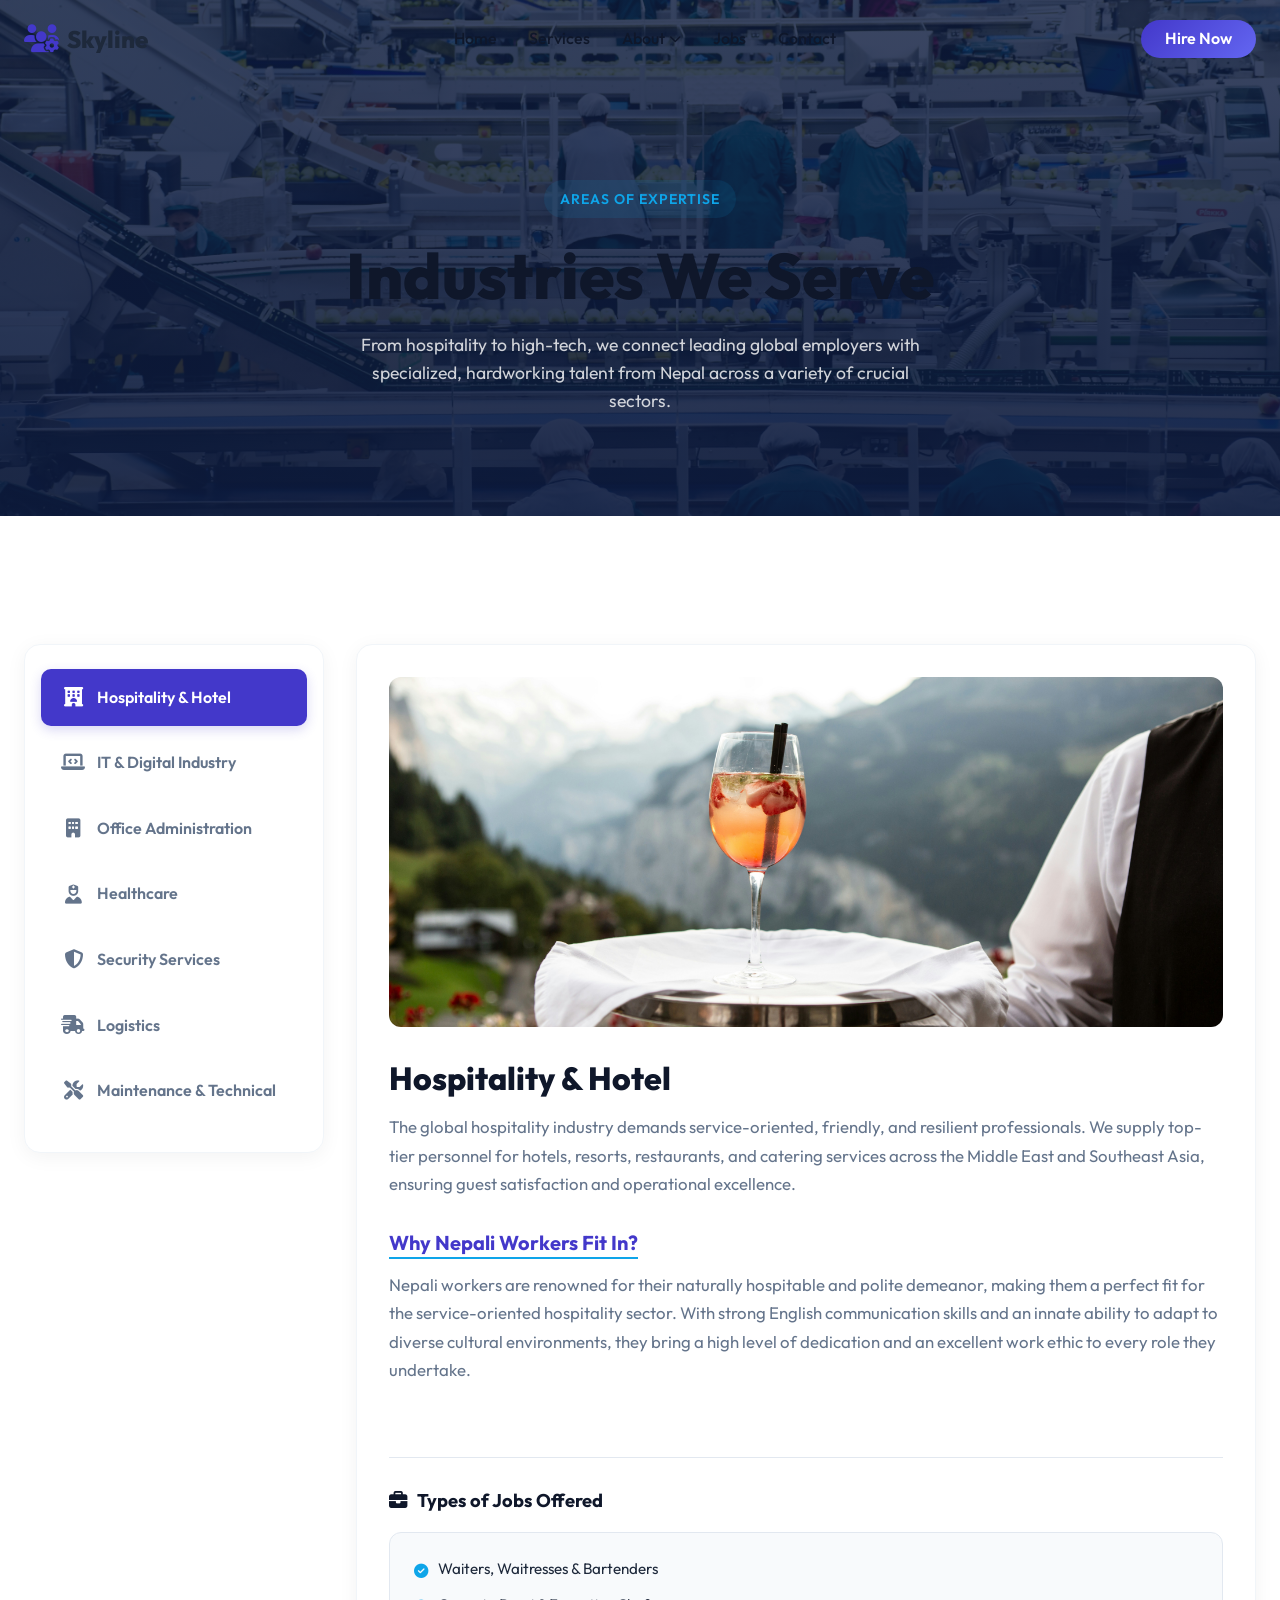
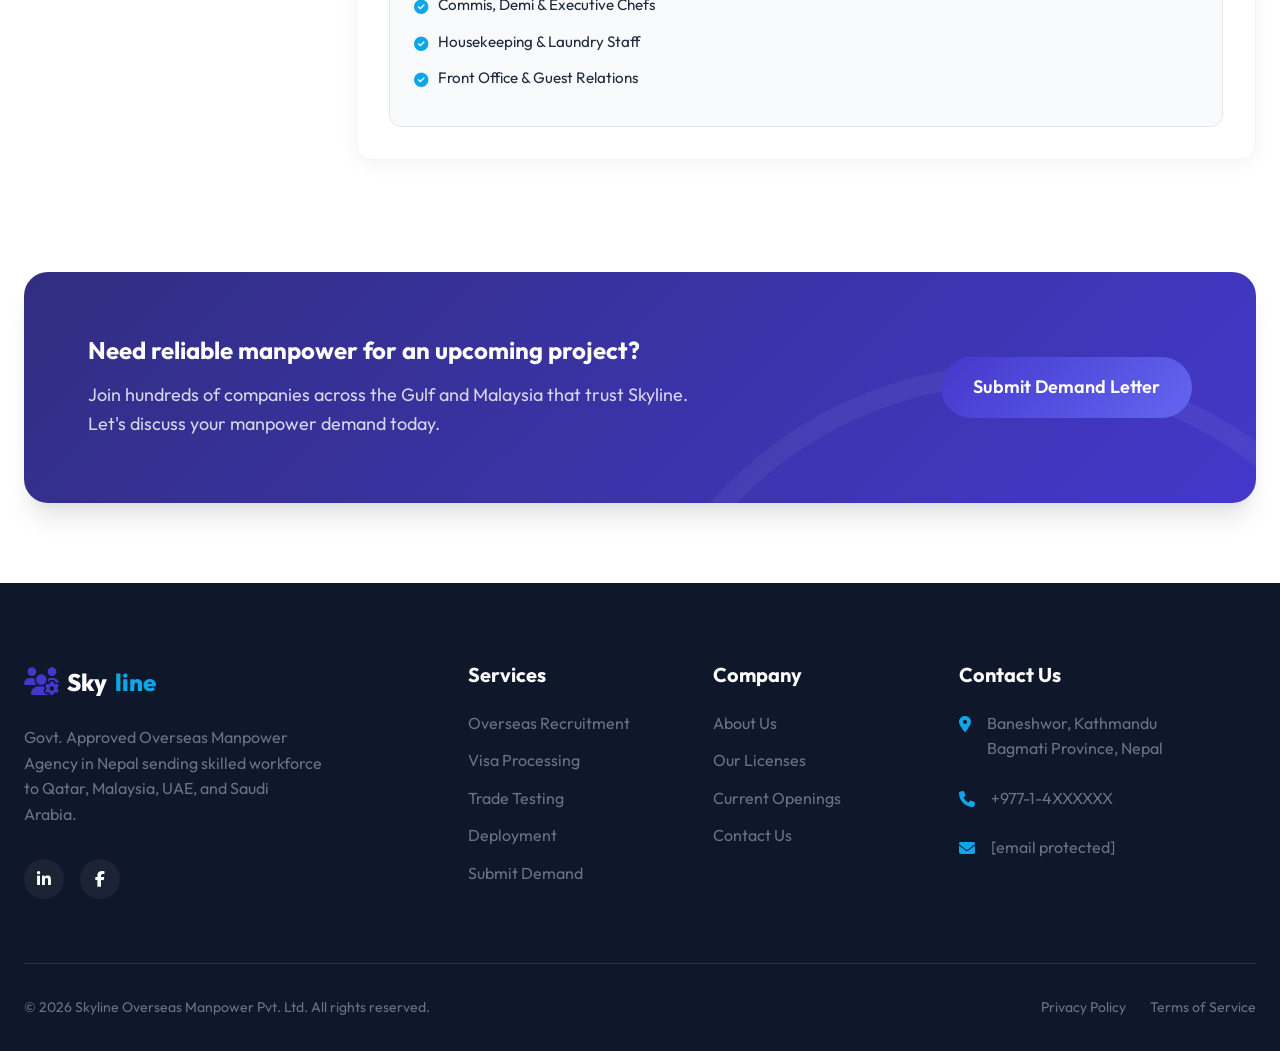
<file: industries.html>
<!DOCTYPE html>
<html lang="en">

<head>
    <meta charset="UTF-8">
    <meta name="viewport" content="width=device-width, initial-scale=1.0">
    <title>Industries We Serve | Skyline</title>
    <meta name="description"
        content="Discover the key industries we serve at Skyline, including Hospitality, IT, Office Administration, Healthcare, and Construction.">
    <link rel="preconnect" href="https://fonts.googleapis.com">
    <link rel="preconnect" href="https://fonts.gstatic.com" crossorigin>
    <link href="https://fonts.googleapis.com/css2?family=Outfit:wght@300;400;500;600;700;800&display=swap"
        rel="stylesheet">
    <link rel="stylesheet" href="https://cdnjs.cloudflare.com/ajax/libs/font-awesome/6.4.0/css/all.min.css">
    <link rel="stylesheet" href="styles.css">
    <style>
        .page-header {
            background: linear-gradient(rgba(13, 27, 62, 0.8), rgba(13, 27, 62, 0.9)), url('images/workforce.jpg') center/cover;
            padding: 180px 0 100px;
            text-align: center;
            color: white;
        }
        .page-title {
            font-size: clamp(2.5rem, 5vw, 4rem);
            font-weight: 800;
            margin-bottom: 1rem;
        }
        .page-header p {
            font-size: 1.1rem;
            max-width: 600px;
            margin: 0 auto;
            color: rgba(255, 255, 255, 0.8);
        }
    </style>
</head>

<body>

    <!-- Navigation -->
    <header class="navbar scrolled" id="navbar">
        <div class="container nav-container">
            <a href="index.html" class="logo">
                <i class="fa-solid fa-users-gear"></i> Skyline
            </a>
            <nav class="nav-links">
                <a href="index.html">Home</a>
                <a href="services.html">Services</a>
                <div class="nav-dropdown">
                    <a href="about.html" class="dropdown-toggle">About <i class="fa-solid fa-chevron-down"></i></a>
                    <div class="dropdown-menu">
                        <a href="about.html">About SkyLine</a>
                        <a href="industries.html" class="active">Industries</a>
                        <a href="countries.html">Countries</a>
                    </div>
                </div>
                <a href="jobs.html">Jobs</a>
                <a href="contact.html">Contact</a>
            </nav>
            <div class="nav-cta">
                <a href="hire-talent.html" class="btn btn-primary">Hire Now</a>
                <button class="mobile-menu-btn" id="mobile-menu-btn">
                    <i class="fa-solid fa-bars"></i>
                </button>
            </div>
        </div>
    </header>

    <!-- Mobile Menu -->
    <div class="mobile-menu" id="mobile-menu">
        <div class="mobile-menu-content">
            <button class="close-menu-btn" id="close-menu-btn">
                <i class="fa-solid fa-xmark"></i>
            </button>
            <nav class="mobile-nav-links">
                <a href="index.html" class="mobile-link">Home</a>
                <a href="services.html" class="mobile-link">Services</a>
                <div class="nav-dropdown">
                    <span class="mobile-link dropdown-toggle" onclick="this.parentElement.classList.toggle('active')">About <i class="fa-solid fa-chevron-down"></i></span>
                    <div class="dropdown-menu">
                        <a href="about.html" class="mobile-link" style="font-size: 1.2rem;">About SkyLine</a>
                        <a href="industries.html" class="mobile-link active" style="font-size: 1.2rem;">Industries</a>
                        <a href="countries.html" class="mobile-link" style="font-size: 1.2rem;">Countries</a>
                    </div>
                </div>
                <a href="jobs.html" class="mobile-link">Jobs</a>
                <a href="contact.html" class="mobile-link">Contact</a>
                <a href="hire-talent.html" class="btn btn-primary mt-4">Hire Now</a>
            </nav>
        </div>
    </div>

    <!-- Page Header -->
    <section class="page-header">
        <div class="container">
            <div class="badge badge-accent">Areas of Expertise</div>
            <h1 class="page-title">Industries We Serve</h1>
            <p>From hospitality to high-tech, we connect leading global employers with specialized, hardworking talent from Nepal across a variety of crucial sectors.</p>
        </div>
    </section>

    <!-- Industries Main Section -->
    <section class="section-padding">
        <div class="container">
            <div class="industries-layout">
                
                <!-- Sidebar -->
                <aside class="industry-sidebar">
                    <div class="industry-tab active" data-target="hospitality">
                        <i class="fa-solid fa-hotel"></i>
                        <span>Hospitality & Hotel</span>
                    </div>
                    <div class="industry-tab" data-target="it">
                        <i class="fa-solid fa-laptop-code"></i>
                        <span>IT & Digital Industry</span>
                    </div>
                    <div class="industry-tab" data-target="office">
                        <i class="fa-solid fa-building"></i>
                        <span>Office Administration</span>
                    </div>
                    <div class="industry-tab" data-target="healthcare">
                        <i class="fa-solid fa-user-nurse"></i>
                        <span>Healthcare</span>
                    </div>
                    <div class="industry-tab" data-target="security">
                        <i class="fa-solid fa-shield-halved"></i>
                        <span>Security Services</span>
                    </div>
                    <div class="industry-tab" data-target="logistics">
                        <i class="fa-solid fa-truck-fast"></i>
                        <span>Logistics</span>
                    </div>
                    <div class="industry-tab" data-target="maintenance">
                        <i class="fa-solid fa-tools"></i>
                        <span>Maintenance & Technical</span>
                    </div>
                </aside>

                <!-- Content Area -->
                <main class="industry-content-area">
                    
                    <!-- Hospitality Panel -->
                    <div class="industry-panel active" id="panel-hospitality">
                        <img src="images/hospitality.jpg" alt="Hospitality Industry" class="industry-image">
                        <h2 class="industry-title">Hospitality & Hotel</h2>
                        <p class="industry-desc">The global hospitality industry demands service-oriented, friendly, and resilient professionals. We supply top-tier personnel for hotels, resorts, restaurants, and catering services across the Middle East and Southeast Asia, ensuring guest satisfaction and operational excellence.</p>
                        
                        <div class="industry-definitions">
                            <div class="industry-fit-section">
                                <h3 class="industry-question">Why Nepali Workers Fit In?</h3>
                                <p class="industry-desc">Nepali workers are renowned for their naturally hospitable and polite demeanor, making them a perfect fit for the service-oriented hospitality sector. With strong English communication skills and an innate ability to adapt to diverse cultural environments, they bring a high level of dedication and an excellent work ethic to every role they undertake.</p>
                            </div>
                            
                            <div class="industry-jobs-section">
                                <h4><i class="fa-solid fa-briefcase"></i> Types of Jobs Offered</h4>
                                <div class="industry-box">
                                    <ul>
                                        <li>Waiters, Waitresses & Bartenders</li>
                                        <li>Commis, Demi & Executive Chefs</li>
                                        <li>Housekeeping & Laundry Staff</li>
                                        <li>Front Office & Guest Relations</li>
                                    </ul>
                                </div>
                            </div>
                        </div>
                    </div>

                    <!-- IT Panel -->
                    <div class="industry-panel" id="panel-it">
                        <img src="images/technician.jpg" alt="IT and Digital Industry" class="industry-image">
                        <h2 class="industry-title">IT & Digital Industry</h2>
                        <p class="industry-desc">As digital transformation accelerates globally, the need for skilled tech talent has never been higher. We provide highly trained and certified IT professionals, from network engineers to software developers, ready to deploy and integrate into modern technology environments.</p>
                        
                        <div class="industry-definitions">
                            <div class="industry-fit-section">
                                <h3 class="industry-question">Why Nepali Workers Fit In?</h3>
                                <p class="industry-desc">With a rapidly growing tech education sector, Nepal is producing a new generation of IT professionals proficient in modern tech stacks and digital tools. These workers bring strong analytical and problem-solving skills to the table, providing cost-effective and high-quality technical output for global digital operations.</p>
                            </div>
                            
                            <div class="industry-jobs-section">
                                <h4><i class="fa-solid fa-briefcase"></i> Types of Jobs Offered</h4>
                                <div class="industry-box">
                                    <ul>
                                        <li>Software Developers & Engineers</li>
                                        <li>Network Administrators & Tech Support</li>
                                        <li>Data Entry & Digital Operations</li>
                                        <li>System Technicians & Analyts</li>
                                    </ul>
                                </div>
                            </div>
                        </div>
                    </div>

                    <!-- Office Admin Panel -->
                    <div class="industry-panel" id="panel-office">
                        <img src="images/office.jpg" alt="Office Administration" class="industry-image">
                        <h2 class="industry-title">Office Administration</h2>
                        <p class="industry-desc">The backbone of any successful enterprise is its administrative staff. We source reliable, organized, and proactive administrative personnel who keep day-to-day operations running smoothly in corporate offices, multinational corporations, and local businesses.</p>
                        
                        <div class="industry-definitions">
                            <div class="industry-fit-section">
                                <h3 class="industry-question">Why Nepali Workers Fit In?</h3>
                                <p class="industry-desc">Nepali administrative professionals often come from strong educational backgrounds with high fluency in both spoken and written English. Known for their detail-oriented and disciplined approach, they are regarded as trustworthy and loyal long-term employees who excel in maintaining smooth corporate operations.</p>
                            </div>
                            
                            <div class="industry-jobs-section">
                                <h4><i class="fa-solid fa-briefcase"></i> Types of Jobs Offered</h4>
                                <div class="industry-box">
                                    <ul>
                                        <li>Receptionists & Front Desk Executives</li>
                                        <li>Secretaries & Executive Assistants</li>
                                        <li>Data Entry Operators & Office Assistants</li>
                                        <li>Customer Service & HR Assistants</li>
                                    </ul>
                                </div>
                            </div>
                        </div>
                    </div>

                    <!-- Healthcare Panel -->
                    <div class="industry-panel" id="panel-healthcare">
                        <img src="images/hospital.jpg" alt="Healthcare Industry" class="industry-image">
                        <h2 class="industry-title">Healthcare</h2>
                        <p class="industry-desc">Healthcare facilities require staff with both technical expertise and profound empathy. Explore our rigorous recruitment process for nurses, caregivers, and allied health professionals who are ready to provide exceptional care in international hospitals and clinics.</p>
                        
                        <div class="industry-definitions">
                            <div class="industry-fit-section">
                                <h3 class="industry-question">Why Nepali Workers Fit In?</h3>
                                <p class="industry-desc">Nepali healthcare workers benefit from internationally recognized nursing training and are deeply rooted in cultural values of care and respect. Their ability to remain calm and resilient in high-pressure situations, combined with a steadfast commitment to patient safety, makes them invaluable assets to any medical facility.</p>
                            </div>
                            
                            <div class="industry-jobs-section">
                                <h4><i class="fa-solid fa-briefcase"></i> Types of Jobs Offered</h4>
                                <div class="industry-box">
                                    <ul>
                                        <li>Registered Nurses (RN) & Midwives</li>
                                        <li>Healthcare Assistants & Caregivers</li>
                                        <li>Laboratory Technicians</li>
                                        <li>Pharmacy Assistants</li>
                                    </ul>
                                </div>
                            </div>
                        </div>
                    </div>

                    <!-- Construction Panel -->
                    <div class="industry-panel" id="panel-construction">
                        <img src="images/construction.jpg" alt="Construction Industry" class="industry-image">
                        <h2 class="industry-title">Construction</h2>
                        <p class="industry-desc">Building the future requires a strong, skilled, and dedicated workforce. Nepali workers have been a cornerstone of infrastructural development in the Gulf and beyond. We supply both skilled tradesmen and general labor for massive civil and commercial projects.</p>
                        
                        <div class="industry-definitions">
                            <div class="industry-fit-section">
                                <h3 class="industry-question">Why Nepali Workers Fit In?</h3>
                                <p class="industry-desc">Renowned for their exceptional physical strength and endurance, Nepali workers have a long history of success in global construction projects. They are highly disciplined, safety-conscious, and possess the remarkable ability to maintain high productivity even when working in extreme weather conditions.</p>
                            </div>
                            
                            <div class="industry-jobs-section">
                                <h4><i class="fa-solid fa-briefcase"></i> Types of Jobs Offered</h4>
                                <div class="industry-box">
                                    <ul>
                                        <li>Masons, Plasterers & Carpenters</li>
                                        <li>Steel Fixers & Scaffolders</li>
                                        <li>Heavy Equipment Operators</li>
                                        <li>Electricians & Plumbers</li>
                                    </ul>
                                </div>
                            </div>
                        </div>
                    </div>

                    <!-- Security Panel -->
                    <div class="industry-panel" id="panel-security">
                        <img src="images/security.jpg" alt="Security Services" class="industry-image">
                        <h2 class="industry-title">Security Services</h2>
                        <p class="industry-desc">Safety and vigilance are non-negotiable in today's world. We provide disciplined and well-trained security personnel who are committed to protecting assets, personnel, and information across various sectors, from corporate offices to industrial sites.</p>
                        
                        <div class="industry-definitions">
                            <div class="industry-fit-section">
                                <h3 class="industry-question">Why Nepali Workers Fit In?</h3>
                                <p class="industry-desc">Nepali security guards, often with backgrounds in the military or police, are world-renowned for their loyalty, bravery, and discipline. Their deep-rooted sense of duty and integrity makes them the first choice for high-stakes security roles globally.</p>
                            </div>
                            
                            <div class="industry-jobs-section">
                                <h4><i class="fa-solid fa-briefcase"></i> Types of Jobs Offered</h4>
                                <div class="industry-box">
                                    <ul>
                                        <li>SIRA Certified Guards</li>
                                        <li>Security Supervisors & Officers</li>
                                        <li>CCTV Operators & Tech Guards</li>
                                        <li>Bodyguards & VIP Protection</li>
                                    </ul>
                                </div>
                            </div>
                        </div>
                    </div>

                    <!-- Logistics Panel -->
                    <div class="industry-panel" id="panel-logistics">
                        <img src="images/logisistic.jpg" alt="Logistics" class="industry-image">
                        <h2 class="industry-title">Logistics & Supply Chain</h2>
                        <p class="industry-desc">Efficient logistics is the lifeblood of global trade. We supply a reliable workforce for the logistics and supply chain industry, ensuring that goods move smoothly from warehouses to their final destinations through expert handling and coordination.</p>
                        
                        <div class="industry-definitions">
                            <div class="industry-fit-section">
                                <h3 class="industry-question">Why Nepali Workers Fit In?</h3>
                                <p class="industry-desc">Nepali logistics workers are known for their punctuality, spatial awareness, and ability to handle complex inventory tasks with precision. Whether it's driving heavy vehicles or managing large-scale warehouses, their dedication ensures operational efficiency.</p>
                            </div>
                            
                            <div class="industry-jobs-section">
                                <h4><i class="fa-solid fa-briefcase"></i> Types of Jobs Offered</h4>
                                <div class="industry-box">
                                    <ul>
                                        <li>Heavy & Light Vehicle Drivers</li>
                                        <li>Forklift & Crane Operators</li>
                                        <li>Warehouse Staff & Inventory Clerks</li>
                                        <li>Logistics & Dispatch Coordinators</li>
                                    </ul>
                                </div>
                            </div>
                        </div>
                    </div>

                    <!-- Maintenance Panel -->
                    <div class="industry-panel" id="panel-maintenance">
                        <img src="images/technician.jpg" alt="Maintenance & Technical" class="industry-image">
                        <h2 class="industry-title">Maintenance & Technical</h2>
                        <p class="industry-desc">Keeping infrastructure in peak condition requires specialized technical expertise. We source highly skilled technicians and supervisors who specialize in the upkeep of modern buildings, industrial plants, and utility systems.</p>
                        
                        <div class="industry-definitions">
                            <div class="industry-fit-section">
                                <h3 class="industry-question">Why Nepali Workers Fit In?</h3>
                                <p class="industry-desc">Nepali technical workers are highly valued for their attention to detail and their ability to quickly master complex mechanical and electrical systems. Their resilience and steady hands make them ideal for maintenance roles that require both precision and physical stamina.</p>
                            </div>
                            
                            <div class="industry-jobs-section">
                                <h4><i class="fa-solid fa-briefcase"></i> Types of Jobs Offered</h4>
                                <div class="industry-box">
                                    <ul>
                                        <li>HVAC Technicians & MEP Supervisors</li>
                                        <li>General Handymen & Facility Techs</li>
                                        <li>Electricians & Plumbers (Maintenance)</li>
                                        <li>Boiler & Plant Operators</li>
                                    </ul>
                                </div>
                            </div>
                        </div>
                    </div>

                </main>

            </div>
        </div>
    </section>

    <!-- CTA Section -->
    <section class="cta-section">
        <div class="container">
            <div class="cta-box fade-in-up">
                <div class="cta-content">
                    <h2 class="cta-title">Need reliable manpower for an upcoming project?</h2>
                    <p class="cta-text">Join hundreds of companies across the Gulf and Malaysia that trust Skyline.
                        Let's discuss your manpower demand today.</p>
                </div>
                <div class="cta-buttons">
                    <a href="hire-talent.html" class="btn btn-primary btn-large bg-white text-primary">Submit Demand
                        Letter</a>
                </div>
            </div>
        </div>
    </section>

    <!-- Footer -->
    <footer class="footer" id="contact">
        <div class="container">
            <div class="footer-grid">
                <div class="footer-col brand-col">
                    <a href="index.html" class="logo footer-logo">
                        <i class="fa-solid fa-users-gear"></i> Sky<span>line</span>
                    </a>
                    <p class="footer-desc">Govt. Approved Overseas Manpower Agency in Nepal sending skilled workforce to
                        Qatar, Malaysia, UAE, and Saudi Arabia.</p>
                    <div class="social-links">
                        <a href="#" class="social-link"><i class="fa-brands fa-linkedin-in"></i></a>
                        <a href="#" class="social-link"><i class="fa-brands fa-facebook-f"></i></a>
                    </div>
                </div>
                <div class="footer-col">
                    <h4 class="footer-heading">Services</h4>
                    <ul class="footer-links">
                        <li><a href="services.html">Overseas Recruitment</a></li>
                        <li><a href="services.html">Visa Processing</a></li>
                        <li><a href="services.html">Trade Testing</a></li>
                        <li><a href="services.html">Deployment</a></li>
                        <li><a href="hire-talent.html">Submit Demand</a></li>
                    </ul>
                </div>
                <div class="footer-col">
                    <h4 class="footer-heading">Company</h4>
                    <ul class="footer-links">
                        <li><a href="about.html">About Us</a></li>
                        <li><a href="about.html">Our Licenses</a></li>
                        <li><a href="jobs.html">Current Openings</a></li>
                        <li><a href="contact.html">Contact Us</a></li>
                    </ul>
                </div>
                <div class="footer-col">
                    <h4 class="footer-heading">Contact Us</h4>
                    <ul class="footer-contact">
                        <li>
                            <i class="fa-solid fa-location-dot"></i>
                            <span>Baneshwor, Kathmandu<br>Bagmati Province, Nepal</span>
                        </li>
                        <li>
                            <i class="fa-solid fa-phone"></i>
                            <span>+977-1-4XXXXXX</span>
                        </li>
                        <li>
                            <i class="fa-solid fa-envelope"></i>
                            <span><a href="/cdn-cgi/l/email-protection" class="__cf_email__"
                                    data-cfemail="355c5b535a75465e4c595c5b5058545b455a4250471b565a581b5b45">[email&#160;protected]</a></span>
                        </li>
                    </ul>
                </div>
            </div>
            <div class="footer-bottom">
                <p>&copy; 2026 Skyline Overseas Manpower Pvt. Ltd. All rights reserved.</p>
                <div class="footer-legal">
                    <a href="#">Privacy Policy</a>
                    <a href="#">Terms of Service</a>
                </div>
            </div>
        </div>
    </footer>

    <script src="script.js"></script>
    <script>
        // Tab switching logic for industries page
        document.addEventListener('DOMContentLoaded', () => {
            const tabs = document.querySelectorAll('.industry-tab');
            const panels = document.querySelectorAll('.industry-panel');

            tabs.forEach(tab => {
                tab.addEventListener('click', () => {
                    // Remove active from all tabs
                    tabs.forEach(t => t.classList.remove('active'));
                    // Add active to clicked tab
                    tab.classList.add('active');

                    // Hide all panels
                    panels.forEach(p => p.classList.remove('active'));
                    
                    // Show target panel
                    const targetId = `panel-${tab.dataset.target}`;
                    const targetPanel = document.getElementById(targetId);
                    if (targetPanel) {
                        targetPanel.classList.add('active');
                    }
                });
            });
        });
    </script>
</body>
</html>
</file>
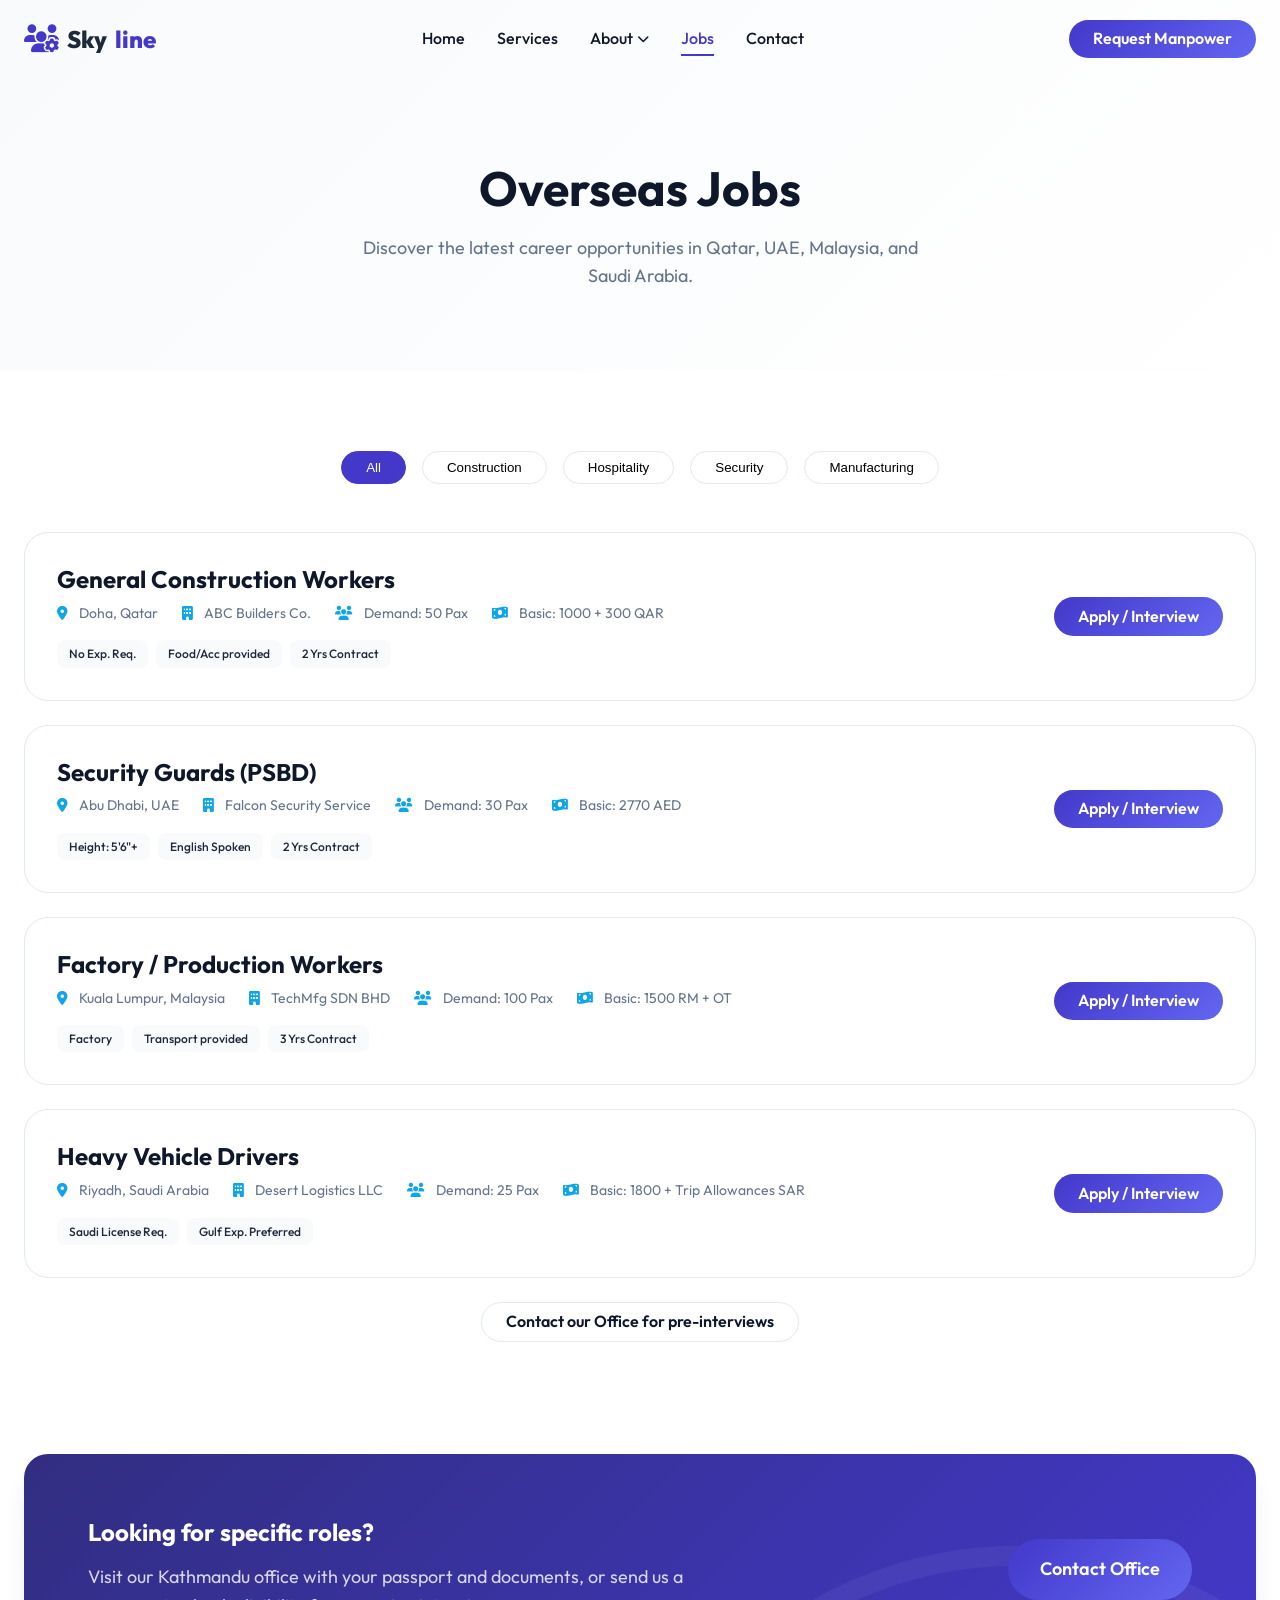
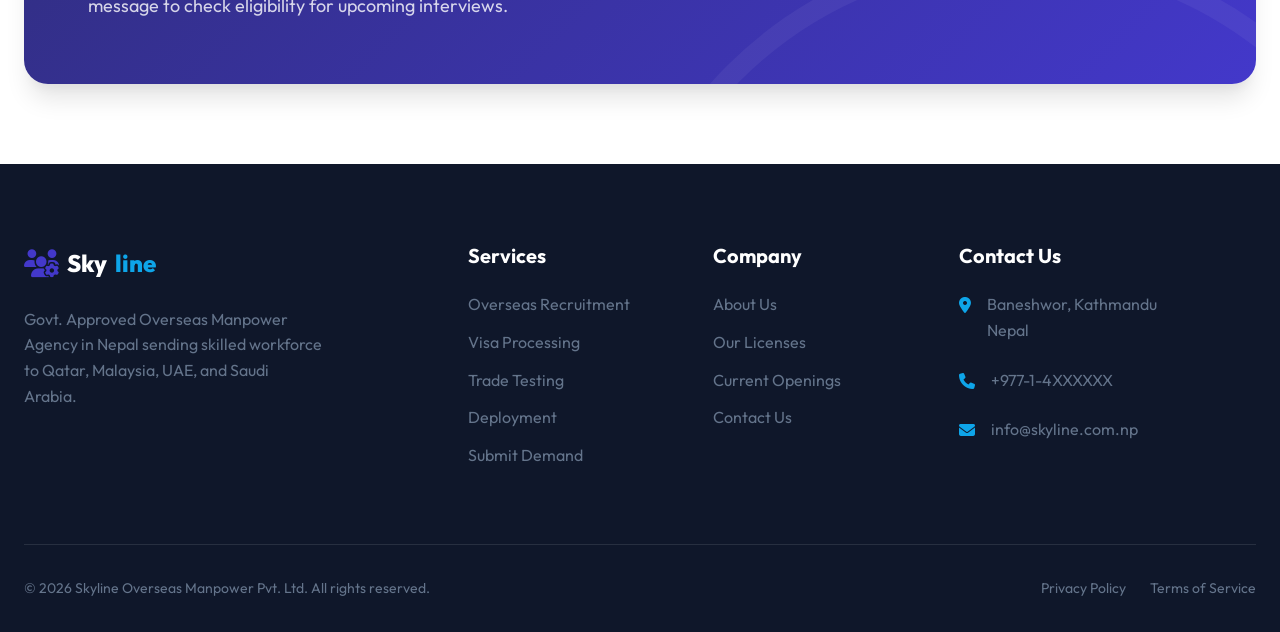
<file: jobs.html>
<!DOCTYPE html>
<html lang="en">
<head>
    <meta charset="UTF-8">
    <meta name="viewport" content="width=device-width, initial-scale=1.0">
    <title>Available Jobs | Skyline</title>
    <meta name="description" content="Explore overseas jobs in Qatar, UAE, Malaysia, and Saudi Arabia for Nepali workers with Skyline.">
    <!-- Google Fonts -->
    <link rel="preconnect" href="https://fonts.googleapis.com">
    <link rel="preconnect" href="https://fonts.gstatic.com" crossorigin>
    <link href="https://fonts.googleapis.com/css2?family=Outfit:wght@300;400;500;600;700;800&display=swap" rel="stylesheet">
    <!-- FontAwesome Icons -->
    <link rel="stylesheet" href="https://cdnjs.cloudflare.com/ajax/libs/font-awesome/6.4.0/css/all.min.css">
    <link rel="stylesheet" href="styles.css">
    <style>
        /* Specific Page Styles will be moved to styles.css later */
        .page-header {
            padding: 10rem 0 5rem;
            background: linear-gradient(135deg, var(--bg-light), var(--bg-main));
            text-align: center;
        }
        .page-title {
            font-size: 3rem;
            margin-bottom: 1rem;
            color: var(--secondary);
        }
        .page-subtitle {
            font-size: 1.125rem;
            color: var(--text-muted);
            max-width: 600px;
            margin: 0 auto;
        }
        /* Jobs specific */
        .jobs-section { padding: var(--section-pad) 0; }
        .jobs-filters {
            display: flex;
            gap: 1rem;
            margin-bottom: 3rem;
            flex-wrap: wrap;
            justify-content: center;
        }
        .job-filter-btn {
            background: var(--white);
            border: 1px solid #e2e8f0;
            padding: 0.5rem 1.5rem;
            border-radius: var(--radius-full);
            cursor: pointer;
            transition: var(--transition);
        }
        .job-filter-btn:hover, .job-filter-btn.active {
            background: var(--primary);
            color: var(--white);
            border-color: var(--primary);
        }
        .jobs-list {
            display: flex;
            flex-direction: column;
            gap: 1.5rem;
        }
        .job-card {
            background: var(--white);
            border: 1px solid #e2e8f0;
            border-radius: var(--radius-lg);
            padding: 2rem;
            display: flex;
            justify-content: space-between;
            align-items: center;
            transition: var(--transition);
        }
        .job-card:hover {
            box-shadow: var(--shadow-md);
            border-color: var(--primary-light);
            transform: translateY(-3px);
        }
        .job-info h3 { font-size: 1.5rem; margin-bottom: 0.5rem; }
        .job-meta {
            display: flex;
            gap: 1.5rem;
            color: var(--text-muted);
            font-size: 0.875rem;
            margin-bottom: 1rem;
            flex-wrap: wrap;
        }
        .job-meta i { margin-right: 0.5rem; color: var(--accent); }
        .job-tags {
            display: flex;
            gap: 0.5rem;
        }
        .job-tags span {
            background: var(--bg-light);
            padding: 0.25rem 0.75rem;
            border-radius: var(--radius-sm);
            font-size: 0.75rem;
            font-weight: 500;
        }
        @media (max-width: 768px) {
            .job-card { flex-direction: column; align-items: flex-start; gap: 1.5rem; }
            .job-action { width: 100%; }
            .job-action .btn { width: 100%; }
        }
    </style>
</head>
<body>

    <!-- Navigation -->
    <header class="navbar" id="navbar">
        <div class="container nav-container">
            <a href="index.html" class="logo">
                <i class="fa-solid fa-users-gear"></i> Sky<span>line</span>
            </a>
            <nav class="nav-links">
                <a href="index.html">Home</a>
                <a href="services.html">Services</a>
                <div class="nav-dropdown">
                    <a href="about.html" class="dropdown-toggle">About <i class="fa-solid fa-chevron-down"></i></a>
                    <div class="dropdown-menu">
                        <a href="about.html">About SkyLine</a>
                        <a href="industries.html">Industries</a>
                        <a href="countries.html">Countries</a>
                    </div>
                </div>
                <a href="jobs.html" class="active">Jobs</a>
                <a href="contact.html">Contact</a>
            </nav>
            <div class="nav-cta">
                <a href="hire-talent.html" class="btn btn-primary">Request Manpower</a>
                <button class="mobile-menu-btn" id="mobile-menu-btn">
                    <i class="fa-solid fa-bars"></i>
                </button>
            </div>
        </div>
    </header>

    <!-- Mobile Menu -->
    <div class="mobile-menu" id="mobile-menu">
        <div class="mobile-menu-content">
            <button class="close-menu-btn" id="close-menu-btn">
                <i class="fa-solid fa-xmark"></i>
            </button>
            <nav class="mobile-nav-links">
                <a href="index.html" class="mobile-link">Home</a>
                <a href="services.html" class="mobile-link">Services</a>
                <div class="nav-dropdown">
                    <span class="mobile-link dropdown-toggle" onclick="this.parentElement.classList.toggle('active')">About <i class="fa-solid fa-chevron-down"></i></span>
                    <div class="dropdown-menu">
                        <a href="about.html" class="mobile-link" style="font-size: 1.2rem;">About SkyLine</a>
                        <a href="industries.html" class="mobile-link" style="font-size: 1.2rem;">Industries</a>
                        <a href="countries.html" class="mobile-link" style="font-size: 1.2rem;">Countries</a>
                    </div>
                </div>
                <a href="jobs.html" class="mobile-link">Jobs</a>
                <a href="contact.html" class="mobile-link">Contact</a>
                <a href="hire-talent.html" class="btn btn-primary mt-4">Request Manpower</a>
            </nav>
        </div>
    </div>

    <!-- Page Header -->
    <section class="page-header">
        <div class="container fade-in-up">
            <h1 class="page-title">Overseas <span>Jobs</span></h1>
            <p class="page-subtitle">Discover the latest career opportunities in Qatar, UAE, Malaysia, and Saudi Arabia.</p>
        </div>
    </section>

    <!-- Jobs Section -->
    <section class="jobs-section">
        <div class="container">
            <div class="jobs-filters fade-in-up">
                <button class="job-filter-btn active">All</button>
                <button class="job-filter-btn">Construction</button>
                <button class="job-filter-btn">Hospitality</button>
                <button class="job-filter-btn">Security</button>
                <button class="job-filter-btn">Manufacturing</button>
            </div>

            <div class="jobs-list">
                <!-- Job 1 -->
                <div class="job-card fade-in-up">
                    <div class="job-info">
                        <h3>General Construction Workers</h3>
                        <div class="job-meta">
                            <span><i class="fa-solid fa-location-dot"></i> Doha, Qatar</span>
                            <span><i class="fa-solid fa-building"></i> ABC Builders Co.</span>
                            <span><i class="fa-solid fa-users"></i> Demand: 50 Pax</span>
                            <span><i class="fa-solid fa-money-bill-wave"></i> Basic: 1000 + 300 QAR</span>
                        </div>
                        <div class="job-tags">
                            <span>No Exp. Req.</span>
                            <span>Food/Acc provided</span>
                            <span>2 Yrs Contract</span>
                        </div>
                    </div>
                    <div class="job-action">
                        <a href="contact.html" class="btn btn-primary">Apply / Interview</a>
                    </div>
                </div>

                <!-- Job 2 -->
                <div class="job-card fade-in-up delay-100">
                    <div class="job-info">
                        <h3>Security Guards (PSBD)</h3>
                        <div class="job-meta">
                            <span><i class="fa-solid fa-location-dot"></i> Abu Dhabi, UAE</span>
                            <span><i class="fa-solid fa-building"></i> Falcon Security Service</span>
                            <span><i class="fa-solid fa-users"></i> Demand: 30 Pax</span>
                            <span><i class="fa-solid fa-money-bill-wave"></i> Basic: 2770 AED</span>
                        </div>
                        <div class="job-tags">
                            <span>Height: 5'6"+</span>
                            <span>English Spoken</span>
                            <span>2 Yrs Contract</span>
                        </div>
                    </div>
                    <div class="job-action">
                        <a href="contact.html" class="btn btn-primary">Apply / Interview</a>
                    </div>
                </div>

                <!-- Job 3 -->
                <div class="job-card fade-in-up delay-200">
                    <div class="job-info">
                        <h3>Factory / Production Workers</h3>
                        <div class="job-meta">
                            <span><i class="fa-solid fa-location-dot"></i> Kuala Lumpur, Malaysia</span>
                            <span><i class="fa-solid fa-building"></i> TechMfg SDN BHD</span>
                            <span><i class="fa-solid fa-users"></i> Demand: 100 Pax</span>
                            <span><i class="fa-solid fa-money-bill-wave"></i> Basic: 1500 RM + OT</span>
                        </div>
                        <div class="job-tags">
                            <span>Factory</span>
                            <span>Transport provided</span>
                            <span>3 Yrs Contract</span>
                        </div>
                    </div>
                    <div class="job-action">
                        <a href="contact.html" class="btn btn-primary">Apply / Interview</a>
                    </div>
                </div>

                <!-- Job 4 -->
                <div class="job-card fade-in-up delay-300">
                    <div class="job-info">
                        <h3>Heavy Vehicle Drivers</h3>
                        <div class="job-meta">
                            <span><i class="fa-solid fa-location-dot"></i> Riyadh, Saudi Arabia</span>
                            <span><i class="fa-solid fa-building"></i> Desert Logistics LLC</span>
                            <span><i class="fa-solid fa-users"></i> Demand: 25 Pax</span>
                            <span><i class="fa-solid fa-money-bill-wave"></i> Basic: 1800 + Trip Allowances SAR</span>
                        </div>
                        <div class="job-tags">
                            <span>Saudi License Req.</span>
                            <span>Gulf Exp. Preferred</span>
                        </div>
                    </div>
                    <div class="job-action">
                        <a href="contact.html" class="btn btn-primary">Apply / Interview</a>
                    </div>
                </div>
            </div>
            
            <div class="text-center mt-4">
                <a href="contact.html" class="btn btn-secondary">Contact our Office for pre-interviews</a>
            </div>
        </div>
    </section>

    <!-- Call to Action -->
    <section class="cta-section">
        <div class="container">
            <div class="cta-box fade-in-up">
                <div class="cta-content">
                    <h2 class="cta-title">Looking for specific roles?</h2>
                    <p class="cta-text">Visit our Kathmandu office with your passport and documents, or send us a message to check eligibility for upcoming interviews.</p>
                </div>
                <div class="cta-buttons">
                    <a href="contact.html" class="btn btn-primary btn-large bg-white text-primary">Contact Office</a>
                </div>
            </div>
        </div>
    </section>

    <!-- Footer -->
    <footer class="footer" id="contact">
        <div class="container">
            <div class="footer-grid">
                <div class="footer-col brand-col">
                    <a href="index.html" class="logo footer-logo">
                        <i class="fa-solid fa-users-gear"></i> Sky<span>line</span>
                    </a>
                    <p class="footer-desc">Govt. Approved Overseas Manpower Agency in Nepal sending skilled workforce to Qatar, Malaysia, UAE, and Saudi Arabia.</p>
                </div>
                <div class="footer-col">
                    <h4 class="footer-heading">Services</h4>
                    <ul class="footer-links">
                        <li><a href="services.html">Overseas Recruitment</a></li>
                        <li><a href="services.html">Visa Processing</a></li>
                        <li><a href="services.html">Trade Testing</a></li>
                        <li><a href="services.html">Deployment</a></li>
                        <li><a href="hire-talent.html">Submit Demand</a></li>
                    </ul>
                </div>
                <div class="footer-col">
                    <h4 class="footer-heading">Company</h4>
                    <ul class="footer-links">
                        <li><a href="about.html">About Us</a></li>
                        <li><a href="about.html">Our Licenses</a></li>
                        <li><a href="jobs.html">Current Openings</a></li>
                        <li><a href="contact.html">Contact Us</a></li>
                    </ul>
                </div>
                <div class="footer-col">
                    <h4 class="footer-heading">Contact Us</h4>
                    <ul class="footer-contact">
                        <li><i class="fa-solid fa-location-dot"></i><span>Baneshwor, Kathmandu<br>Nepal</span></li>
                        <li><i class="fa-solid fa-phone"></i><span>+977-1-4XXXXXX</span></li>
                        <li><i class="fa-solid fa-envelope"></i><span>info@skyline.com.np</span></li>
                    </ul>
                </div>
            </div>
            <div class="footer-bottom">
                <p>&copy; 2026 Skyline Overseas Manpower Pvt. Ltd. All rights reserved.</p>
                <div class="footer-legal">
                    <a href="#">Privacy Policy</a>
                    <a href="#">Terms of Service</a>
                </div>
            </div>
        </div>
    </footer>

    <script src="script.js"></script>
    <script>
        // Trigger animations immediately for the new page since no scrolling is needed for top elements
        document.addEventListener('DOMContentLoaded', () => {
            setTimeout(() => {
                const elements = document.querySelectorAll('.fade-in-up');
                elements.forEach(el => {
                    const rect = el.getBoundingClientRect();
                    if(rect.top < window.innerHeight) {
                        el.classList.add('visible');
                    }
                });
            }, 100);
        });
    </script>
</body>
</html>
</file>
<file: styles.css>
/* ===== VARIABLES & BASE ===== */
:root {
    --primary: #4338ca;
    --primary-light: #6366f1;
    --primary-dark: #312e81;

    --secondary: #0f172a;
    --secondary-light: #334155;

    --accent: #0ea5e9;

    --text-main: #1e293b;
    --text-muted: #64748b;

    --bg-main: #ffffff;
    --bg-light: #f8fafc;
    --bg-dark: #0f172a;

    --white: #ffffff;

    --font-main: 'Outfit', sans-serif;

    --section-pad: 5rem;

    --radius-sm: 0.5rem;
    --radius-md: 1rem;
    --radius-lg: 1.5rem;
    --radius-full: 9999px;

    --shadow-sm: 0 1px 3px rgba(0, 0, 0, 0.1);
    --shadow-md: 0 4px 6px -1px rgba(0, 0, 0, 0.1), 0 2px 4px -1px rgba(0, 0, 0, 0.06);
    --shadow-lg: 0 10px 15px -3px rgba(0, 0, 0, 0.1), 0 4px 6px -2px rgba(0, 0, 0, 0.05);
    --shadow-xl: 0 20px 25px -5px rgba(0, 0, 0, 0.1), 0 10px 10px -5px rgba(0, 0, 0, 0.04);

    --transition: all 0.3s cubic-bezier(0.4, 0, 0.2, 1);
}

* {
    margin: 0;
    padding: 0;
    box-sizing: border-box;
}

html {
    scroll-behavior: smooth;
}

body {
    font-family: var(--font-main);
    color: var(--text-main);
    background-color: var(--bg-main);
    line-height: 1.6;
    overflow-x: hidden;
}

img {
    max-width: 100%;
    height: auto;
    display: block;
}

a {
    text-decoration: none;
    color: inherit;
    transition: var(--transition);
}

ul {
    list-style: none;
}

.container {
    width: 100%;
    max-width: 1280px;
    margin: 0 auto;
    padding: 0 1.5rem;
}

/* ===== TYPOGRAPHY ===== */
h1,
h2,
h3,
h4,
h5,
h6 {
    color: var(--secondary);
    font-weight: 700;
    line-height: 1.2;
}

.section-title {
    font-size: 2.5rem;
    margin-bottom: 1rem;
}

.section-title span {
    color: var(--primary);
}

.section-subtitle {
    color: var(--text-muted);
    font-size: 1.125rem;
    max-width: 600px;
    margin: 0 auto;
}

.text-center {
    text-align: center;
}

.mx-auto {
    margin-left: auto;
    margin-right: auto;
}

.mt-4 {
    margin-top: 1.5rem;
}

.mt-12 {
    margin-top: 3rem;
}

.relative {
    position: relative;
}

.z-10 {
    z-index: 10;
}

.justify-center {
    justify-content: center;
}

.text-white {
    color: var(--white) !important;
}

.text-light {
    color: rgba(255, 255, 255, 0.8) !important;
}

.bg-light-opacity {
    background-color: rgba(255, 255, 255, 0.2) !important;
}

.text-gradient {
    background: linear-gradient(135deg, #60a5fa, #a78bfa);
    -webkit-background-clip: text;
    background-clip: text;
    -webkit-text-fill-color: transparent;
    display: inline-block;
}

/* ===== BUTTONS ===== */
.btn {
    display: inline-flex;
    align-items: center;
    justify-content: center;
    padding: 0.40rem 1.5rem;
    border-radius: var(--radius-full);
    font-weight: 600;
    font-size: 1rem;
    cursor: pointer;
    transition: var(--transition);
    border: none;
    outline: none;
}

.btn-large {
    padding: 1rem 2rem;
    font-size: 1.125rem;
}

.btn-primary {
    background: linear-gradient(135deg, var(--primary), var(--primary-light));
    color: var(--white);
    /* box-shadow: 0 4px 14px 0 rgba(99, 102, 241, 0.39); */
}

.btn-primary:hover {
    transform: translateY(-2px);
    box-shadow: 0 6px 20px rgba(99, 102, 241, 0.5);
    color: var(--white);
}

.btn-secondary {
    background: white;
    color: var(--secondary);
    border: 1px solid #e2e8f0;
}

.btn-secondary:hover {
    background: var(--bg-light);
    border-color: #cbd5e1;
    transform: translateY(-2px);
}

.btn-outline-primary {
    background: transparent;
    color: var(--primary);
    border: 2px solid var(--primary);
}

.btn-outline-primary:hover {
    background: var(--primary);
    color: var(--white);
    transform: translateY(-2px);
}

.bg-white {
    background-color: var(--white) !important;
}

.text-primary {
    color: white !important;
}

.bg-light {
    background-color: var(--bg-light);
}

.text-muted {
    color: var(--text-muted);
}

.mb-4 {
    margin-bottom: 1rem;
}

/* ===== BADGE ===== */
.badge {
    display: inline-block;
    padding: 0.5rem 1rem;
    background-color: rgba(255, 255, 255, 0.1);
    color: var(--primary);
    border-radius: var(--radius-full);
    font-size: 0.875rem;
    font-weight: 600;
    margin-bottom: 1.25rem;
    text-transform: uppercase;
    letter-spacing: 1px;
}

.badge-accent {
    background-color: rgba(14, 165, 233, 0.1);
    color: var(--accent);
}

/* ===== NAVIGATION ===== */
.navbar {
    position: fixed;
    top: 0;
    left: 0;
    width: 100%;
    z-index: 1000;
    transition: var(--transition);
    padding: 1.25rem 0;
    background-color: transparent;
}

.navbar.scrolled {
    background-color: rgba(255, 255, 255, 0.95);
    backdrop-filter: blur(10px);
    -webkit-backdrop-filter: blur(10px);
    padding: 0.875rem 0;
    box-shadow: var(--shadow-sm);
}

.nav-container {
    display: flex;
    justify-content: space-between;
    align-items: center;
}

.logo {
    font-size: 1.5rem;
    font-weight: 800;
    display: flex;
    align-items: center;
    gap: 0.5rem;
}

.logo i {
    color: var(--primary);
    font-size: 1.75rem;
}

.logo span {
    color: var(--primary);
}

.nav-links {
    display: flex;
    gap: 2rem;
}

.nav-links a {
    font-weight: 500;
    position: relative;
    color: var(--secondary);
    transition: var(--transition);
}

.nav-links a::after {
    content: '';
    position: absolute;
    bottom: -4px;
    left: 0;
    width: 0%;
    height: 2px;
    background-color: var(--primary);
    transition: var(--transition);
}

.nav-links a:hover::after,
.nav-links a.active::after {
    width: 100%;
}

.nav-links a:hover,
.nav-links a.active {
    color: var(--primary);
}

/* --- HOME PAGE SPECIFIC STYLES (Transparent Navbar) --- */
.home-page .navbar:not(.scrolled) .nav-links a {
    color: var(--white);
}

.home-page .navbar:not(.scrolled) .nav-links a::after {
    background-color: var(--white);
}

.home-page .navbar:not(.scrolled) .nav-links a:hover,
.home-page .navbar:not(.scrolled) .nav-links a.active {
    color: rgba(255, 255, 255, 0.8);
}

.nav-cta {
    display: flex;
    align-items: center;
    gap: 1rem;
}

.mobile-menu-btn {
    display: none;
    background: none;
    border: none;
    font-size: 1.5rem;
    color: var(--secondary);
    cursor: pointer;
    transition: var(--transition);
}

.home-page .navbar:not(.scrolled) .mobile-menu-btn {
    color: var(--white);
}

/* Mobile Menu */
.mobile-menu {
    position: fixed;
    top: 0;
    right: -100%;
    width: 100%;
    height: 100vh;
    background-color: rgba(255, 255, 255, 0.98);
    backdrop-filter: blur(10px);
    z-index: 2000;
    transition: right 0.4s ease-in-out;
}

.mobile-menu.open {
    right: 0;
}

.mobile-menu-content {
    display: flex;
    flex-direction: column;
    height: 100%;
    padding: 2rem;
}

.close-menu-btn {
    align-self: flex-end;
    background: none;
    border: none;
    font-size: 2rem;
    color: var(--secondary);
    cursor: pointer;
    margin-bottom: 2rem;
}

.mobile-nav-links {
    display: flex;
    flex-direction: column;
    gap: 1.5rem;
    text-align: center;
}

.mobile-nav-links .mobile-link {
    font-size: 1.5rem;
    font-weight: 600;
    color: var(--secondary);
}

/* ===== HERO SECTION — FULL BACKGROUND ===== */
.hero-wrapper {
    position: relative;
    width: 100%;
    height: 100vh;
    display: flex;
    justify-content: center;
    align-items: center;
    background: #0d1b3e; /* Dark background matching the theme */
    overflow: hidden;
}

.hero {
    width: 100%;
    height: 100%;
    display: flex;
    align-items: center;
    justify-content: center;
    position: relative;
    overflow: hidden;
    z-index: 10;
    will-change: transform, clip-path;
}

.hero-overlay::after {
    content: '';
    position: absolute;
    top: -20%;
    right: -10%;
    width: 700px;
    height: 700px;
    background: radial-gradient(circle, rgba(99, 102, 241, 0.07) 0%, transparent 65%);
    border-radius: 50%;
    pointer-events: none;
}

.particles-container {
    position: absolute;
    inset: 0;
    z-index: 2;
    pointer-events: none;
}

/* Single centered column */
.hero-container {
    display: flex;
    flex-direction: column;
    align-items: center;
    text-align: center;
    position: relative;
    z-index: 10;
    width: 100%;
    max-width: 860px;
    margin: 0 auto;
    padding: 0 1.5rem;
}

.hero-content {
    display: flex;
    flex-direction: column;
    align-items: center;
    width: 100%;
}

.hero-title {
    color: white;
    font-size: clamp(2rem, 4.5vw, 3.75rem);
    margin-bottom: 3.1rem;
    letter-spacing: -1.5px;
    line-height: 1.12;
    max-width: 820px;
}

.hero-title span {
    background: linear-gradient(135deg, white, white);
    -webkit-background-clip: text;
    background-clip: text;
    -webkit-text-fill-color: transparent;
    display: inline-block;
}

/* .hero-subtitle {
    font-size: 1.05rem;
    color: white;
    margin-bottom: 3rem;
    max-width: 580px;
    line-height: 1.75;
    text-align: center;
} */

/* Badge inside hero */
.hero-content .badge {
    background: rgba(67, 56, 202, 0.08);
    color: var(--primary);
    border: 1px solid rgba(67, 56, 202, 0.15);
    margin-bottom: 1.35rem;
}

/* Search bar */
.hero-search {
    width: 100%;
    max-width: 780px;
    margin-bottom: 2.25rem;
}

.search-form {
    display: flex;
    align-items: center;
    background: #ffffff;
    padding: 8px;
    border-radius: 18px;
    box-shadow: 0 8px 40px rgba(67, 56, 202, 0.12), 0 2px 8px rgba(0, 0, 0, 0.05);
    border: 1px solid rgba(67, 56, 202, 0.10);
    flex-wrap: wrap;
    gap: 0;
}

.search-input-group {
    display: flex;
    align-items: center;
    padding: 10px 18px;
    flex: 1;
    min-width: 130px;
}

.search-input-group i {
    color: var(--primary);
    font-size: 14px;
    margin-right: 8px;
    flex-shrink: 0;
}

.search-input-group input,
.search-input-group select {
    border: none;
    outline: none;
    font-family: var(--font-main);
    font-size: 0.88rem;
    color: var(--secondary);
    width: 100%;
    background: transparent;
    cursor: pointer;
}

.search-input-group input::placeholder {
    color: #94a3b8;
}

.search-divider {
    width: 1px;
    height: 26px;
    background-color: #e2e8f0;
    flex-shrink: 0;
}

.search-btn {
    padding: 13px 28px;
    border-radius: 12px;
    font-size: 0.95rem;
    white-space: nowrap;
    flex-shrink: 0;
}

/* Stats for Scroll Animation */
.hero-scrolled-stats {
    position: absolute;
    inset: 0;
    display: flex;
    justify-content: space-between;
    align-items: center;
    padding: 0 8vw;
    pointer-events: none;
    z-index: 15;
}

.stats-left, .stats-right {
    display: flex;
    flex-direction: column;
    gap: 2.5rem;
}

/* Glassmorphic Slanted Stat Cards */
.stat-glass-card {
    position: relative;
    width: 260px;
    border-radius: 20px;
    overflow: hidden;
    box-shadow: 0 20px 40px rgba(0, 0, 0, 0.4);
    border: 1px solid rgba(255, 255, 255, 0.15);
    background: rgba(15, 23, 42, 0.6);
    backdrop-filter: blur(12px);
    -webkit-backdrop-filter: blur(12px);
    will-change: transform, opacity;
}

.stat-card-large {
    width: 300px;
    padding: 1rem 0;
}

.sgc-bg {
    position: absolute;
    inset: 0;
    background-size: cover;
    background-position: center;
    opacity: 0.25;
    z-index: 1;
    mix-blend-mode: overlay;
}

.sgc-content {
    position: relative;
    z-index: 2;
    padding: 2rem 1.5rem;
    display: flex;
    flex-direction: column;
    align-items: center;
    text-align: center;
}

.sgc-icon {
    font-size: 2rem;
    color: var(--accent);
    margin-bottom: 1rem;
    filter: drop-shadow(0 0 8px rgba(14, 165, 233, 0.5));
}

.stat-glass-card .stat-number {
    font-size: 3.5rem;
    font-weight: 800;
    background: linear-gradient(135deg, #ffffff, #93c5fd);
    -webkit-background-clip: text;
    background-clip: text;
    -webkit-text-fill-color: transparent;
    line-height: 1;
    margin-bottom: 0.5rem;
    filter: drop-shadow(0 4px 6px rgba(0,0,0,0.3));
}

.stat-glass-card .stat-label {
    font-size: 1rem;
    color: rgba(255, 255, 255, 0.9);
    font-weight: 500;
    line-height: 1.4;
    text-shadow: 0 2px 4px rgba(0,0,0,0.5);
}

/* Initial GSAP states handled in JS, but we can set default tilts */
.stat-left-tilt {
    transform: rotate(-6deg);
}

.stat-right-tilt {
    transform: rotate(6deg);
}

/* Suppress old hero elements */
.hero-image-wrapper,
.hero-image-bg,
.hero-image,
.floating-card,
.hero-shape-1,
.hero-shape-2,
.hero-shape-3,
.hero-shape-4 {
    display: none !important;
}

/* ===== ABOUT SECTION ===== */
.about-container {
    display: grid;
    grid-template-columns: 1fr 1fr;
    gap: 4rem;
    align-items: center;
}

.about-image-wrapper {
    position: relative;
}

.about-img {
    border-radius: var(--radius-lg);
    box-shadow: var(--shadow-lg);
    width: 100%;
    aspect-ratio: 4/3;
    object-fit: cover;
}

.about-experience {
    position: absolute;
    bottom: -20px;
    right: -20px;
    background: var(--secondary);
    color: var(--white);
    padding: 1.5rem 2rem;
    border-radius: var(--radius-md);
    box-shadow: var(--shadow-lg);
    display: flex;
    align-items: center;
    gap: 1rem;
}

.exp-number {
    font-size: 3rem;
    font-weight: 800;
    color: var(--accent);
    line-height: 1;
}

.exp-text {
    font-size: 1rem;
    font-weight: 500;
    line-height: 1.2;
}

.about-text {
    color: var(--text-muted);
    margin-bottom: 1.5rem;
    font-size: 1.0625rem;
}

.about-features {
    margin: 2rem 0;
}

.about-features li {
    display: flex;
    align-items: center;
    gap: 1rem;
    margin-bottom: 1rem;
    font-weight: 500;
    color: var(--secondary);
}

.about-features i {
    color: var(--primary);
    font-size: 1.25rem;
}

/* ===== JOB ROLES SECTION ===== */
.job-roles {
    position: relative;
    background-color: #ffffff;
    overflow: hidden;
    padding: 6rem 0;
}

.pattern-bg {
    display: none;
}

.job-roles .container {
    position: relative;
    z-index: 2;
}

.roles-carousel-container {
    position: relative;
    margin-top: 4rem;
    padding: 0 50px;
}

.roles-carousel-wrapper {
    overflow: hidden;
    margin: 0 -1rem;
}

.roles-slider {
    display: flex;
    transition: transform 0.6s cubic-bezier(0.65, 0, 0.35, 1);
}

.job-role-card {
    flex: 0 0 25%;
    padding: 0 1rem;
    box-sizing: border-box;
    margin-bottom: 10px;
}

.role-card-inner {
    background: var(--white);
    border-radius: var(--radius-lg);
    box-shadow: var(--shadow-md);
    transition: all 0.4s ease;
    border: 1px solid rgba(0, 0, 0, 0.05);
    height: 100%;
    display: flex;
    flex-direction: column;
    overflow: hidden;
    position: relative;
}

.role-image-box {
    position: relative;
    height: 160px;
    overflow: hidden;
}

.role-img {
    width: 100%;
    height: 100%;
    object-fit: cover;
    transition: transform 0.5s ease;
}

.role-card-inner:hover .role-img {
    transform: scale(1.1);
}

.role-card-content {
    padding: 2rem 1.5rem;
    flex: 1;
    display: flex;
    flex-direction: column;
    align-items: center;
    text-align: center;
}

.role-card-inner:hover {
    transform: translateY(-10px);
    box-shadow: var(--shadow-xl);
    border-color: var(--role-color);
}

.role-name {
    font-size: 1.25rem;
    font-weight: 700;
    color: var(--secondary);
    margin-bottom: 1rem;
}

.role-list {
    list-style: none;
    padding: 0;
    width: 100%;
}

.role-list li {
    font-size: 0.875rem;
    color: var(--text-muted);
    padding: 0.4rem 0;
    border-bottom: 1px dashed #e2e8f0;
}

.role-list li:last-child {
    border-bottom: none;
}

.carousel-nav-btn {
    position: absolute;
    top: 50%;
    transform: translateY(-50%);
    width: 45px;
    height: 45px;
    background: var(--white);
    border: 1px solid #e2e8f0;
    border-radius: 50%;
    cursor: pointer;
    display: flex;
    align-items: center;
    justify-content: center;
    color: var(--secondary);
    box-shadow: var(--shadow-md);
    transition: all 0.3s ease;
    z-index: 10;
}

.carousel-nav-btn:hover {
    background: var(--primary);
    color: var(--white);
    border-color: var(--primary);
}

.prev-btn {
    left: 0;
}

.next-btn {
    right: 0;
}

/* ===== COMPANY OVERVIEW STATS ===== */
.company-stats {
    position: relative;
    padding: 6rem 0;
    background: url('images/news_bg_map.jpg') center/cover no-repeat;
    overflow: hidden;
}

.stats-bg-overlay {
    position: absolute;
    top: 0;
    left: 0;
    width: 100%;
    height: 100%;
    background: linear-gradient(135deg, rgba(15, 23, 42, 0.92) 0%, rgba(30, 41, 59, 0.88) 100%);
    z-index: 0;
}

.company-stats .container {
    position: relative;
    z-index: 2;
}

.stats-header {
    margin-bottom: 4rem;
}

.stats-grid {
    display: grid;
    grid-template-columns: repeat(4, 1fr);
    gap: 2rem;
}

.stat-card {
    background: rgba(41, 41, 41, 0.08);
    backdrop-filter: blur(16px);
    -webkit-backdrop-filter: blur(16px);
    border: 1px solid rgba(255, 255, 255, 0.12);
    border-radius: var(--radius-lg);
    padding: 3rem 2rem;
    text-align: center;
    transition: all 0.4s ease;
}

.stat-card:hover {
    background: rgba(255, 255, 255, 0.14);
    transform: translateY(-6px);
    border-color: var(--primary);
}

.stat-card-icon {
    width: 65px;
    height: 65px;
    background: linear-gradient(135deg, var(--primary), var(--accent));
    border-radius: 50%;
    display: flex;
    align-items: center;
    justify-content: center;
    margin: 0 auto 1.5rem;
    font-size: 1.5rem;
    color: var(--white);
}

.stat-count {
    font-size: 3.5rem;
    font-weight: 800;
    color: var(--white);
    line-height: 1;
    display: inline;
}

.stat-suffix {
    font-size: 2rem;
    font-weight: 700;
    color: var(--primary-light);
    display: inline;
}

.stat-card-label {
    font-size: 1rem;
    color: rgba(255, 255, 255, 0.7);
    margin-top: 0.75rem;
    font-weight: 500;
}

/* ===== SECTION PADDING ===== */
.section-padding {
    padding: var(--section-pad) 0;
}

/* ===== CTA SECTION ===== */
.cta-section {
    padding: 2rem 0 5rem;
}

.cta-box {
    background: linear-gradient(135deg, var(--primary-dark), var(--primary));
    border-radius: var(--radius-lg);
    padding: 4rem;
    display: flex;
    justify-content: space-between;
    align-items: center;
    gap: 2rem;
    color: var(--white);
    box-shadow: var(--shadow-xl);
    position: relative;
    overflow: hidden;
}

.cta-box::after {
    content: '';
    position: absolute;
    top: 2px;
    right: 0;
    width: 60%;
    height: 100%;
    background: url('data:image/svg+xml;utf8,<svg width="100" height="100" viewBox="0 0 100 100" xmlns="http://www.w3.org/2000/svg"><circle cx="50" cy="50" r="40" stroke="rgba(255,255,255,0.1)" stroke-width="2" fill="none"/></svg>') repeat;
    background-size: 1000px 1000px;
    opacity: 0.5;
    z-index: 1;
}

.cta-content {
    max-width: 600px;
    position: relative;
    z-index: 2;
}

.cta-title {
    color: var(--white);
    margin-bottom: 1rem;
}

.cta-text {
    color: rgba(255, 255, 255, 0.8);
    font-size: 1.125rem;
}

.cta-buttons {
    position: relative;
    z-index: 2;
}

/* ===== TESTIMONIALS ===== */
.testimonial-carousel-container {
    max-width: 900px;
    margin: 4rem auto 0;
    position: relative;
    padding: 0 1rem;
}

.testimonial-carousel {
    position: relative;
    overflow: hidden;
    min-height: 250px;
}

.testimonial-slide {
    position: absolute;
    top: 0;
    left: 0;
    width: 100%;
    opacity: 0;
    visibility: hidden;
    transition: opacity 0.5s ease-in-out, visibility 0.5s;
    display: flex;
    justify-content: center;
}

.testimonial-slide.active {
    opacity: 1;
    visibility: visible;
    position: relative;
}

.testimonial-card {
    background: var(--white);
    padding: 3rem;
    margin-bottom: 10px;
    border-radius: var(--radius-lg);
    box-shadow: var(--shadow-md);
    text-align: center;
    position: relative;
    max-width: 800px;
    border: 1px solid rgba(0, 0, 0, 0.03);
}

.quote-icon {
    font-size: 3rem;
    color: rgba(99, 102, 241, 0.15);
    position: absolute;
    top: 2rem;
    left: 2rem;
    z-index: 0;
}

.testimonial-text {
    font-size: 1.25rem;
    color: var(--secondary);
    font-style: italic;
    line-height: 1.8;
    margin-bottom: 2rem;
    position: relative;
    z-index: 1;
}

.testimonial-author {
    display: flex;
    align-items: center;
    justify-content: center;
    gap: 1rem;
    position: relative;
    z-index: 1;
}

.author-info h4 {
    font-size: 1.125rem;
    color: var(--primary);
    margin-bottom: 0.25rem;
}

.author-info p {
    font-size: 0.875rem;
    color: var(--text-muted);
}

.carousel-controls {
    display: flex;
    align-items: center;
    justify-content: center;
    gap: 2rem;
    margin-top: 2.5rem;
}

.carousel-btn {
    background: var(--white);
    border: none;
    width: 45px;
    height: 45px;
    border-radius: 50%;
    display: flex;
    align-items: center;
    justify-content: center;
    color: var(--secondary);
    font-size: 1.25rem;
    cursor: pointer;
    box-shadow: var(--shadow-sm);
    transition: var(--transition);
}

.carousel-btn:hover {
    background: var(--primary);
    color: var(--white);
    transform: translateY(-2px);
    box-shadow: var(--shadow-md);
}

.carousel-dots {
    display: flex;
    gap: 0.5rem;
}

.dot {
    width: 10px;
    height: 10px;
    border-radius: 50%;
    background: #cbd5e1;
    cursor: pointer;
    transition: var(--transition);
}

.dot.active {
    background: var(--primary);
    transform: scale(1.3);
}

/* ===== NEWS SECTION ===== */
.news {
    position: relative;
    background-image: url('images/news_bg_map.jpg');
    background-size: cover;
    background-position: center;
    background-color: var(--white);
    padding: 5rem 0;
}

.news::before {
    content: '';
    position: absolute;
    top: 0;
    left: 0;
    width: 100%;
    height: 100%;
    background: rgba(255, 255, 255, 0.90);
    z-index: 1;
}

.news .container {
    position: relative;
    z-index: 2;
}

.news-container {
    display: grid;
    grid-template-columns: repeat(3, 1fr);
    gap: 2rem;
    max-width: 1200px;
    margin: 0 auto;
}

.news-card {
    display: flex;
    flex-direction: column;
    background: var(--white);
    border-radius: var(--radius-md);
    box-shadow: var(--shadow-sm);
    overflow: hidden;
    transition: var(--transition);
    border: 1px solid rgba(0, 0, 0, 0.05);
}

.news-card:hover {
    transform: translateY(-5px);
    box-shadow: var(--shadow-lg);
}

.news-image-wrapper {
    position: relative;
    width: 100%;
    height: 200px;
    overflow: hidden;
}

.news-img {
    width: 100%;
    height: 100%;
    object-fit: cover;
    transition: transform 0.5s ease;
}

.news-card:hover .news-img {
    transform: scale(1.05);
}

.news-date {
    position: absolute;
    bottom: 0;
    left: 0;
    background: linear-gradient(135deg, var(--primary), var(--primary-dark));
    color: var(--white);
    padding: 0.75rem 1rem;
    display: flex;
    align-items: center;
    gap: 0.75rem;
    z-index: 2;
}

.news-date .day {
    font-size: 1.75rem;
    font-weight: 800;
    line-height: 1;
}

.news-date .month {
    font-size: 0.9rem;
    font-weight: 600;
    text-transform: uppercase;
    letter-spacing: 1px;
}

.news-content {
    padding: 2rem;
    flex: 1;
    display: flex;
    flex-direction: column;
}

.news-title {
    font-size: 1.25rem;
    color: var(--secondary);
    margin-bottom: 0.75rem;
    transition: var(--transition);
}

.news-card:hover .news-title {
    color: var(--primary);
}

.news-excerpt {
    color: var(--text-muted);
    font-size: 0.95rem;
    margin-bottom: 1.25rem;
    line-height: 1.6;
}

.news-link {
    display: inline-flex;
    align-items: center;
    gap: 0.5rem;
    color: var(--primary);
    font-weight: 600;
    font-size: 0.9rem;
    text-transform: uppercase;
    letter-spacing: 0.5px;
    transition: var(--transition);
    margin-top: auto;
    align-self: flex-start;
}

.news-link i {
    font-size: 0.8rem;
    transition: transform 0.3s;
}

.news-link:hover i {
    transform: translateX(4px);
}

/* ===== FOOTER ===== */
.footer {
    background-color: var(--secondary);
    color: var(--white);
    padding-top: 5rem;
}

.footer-grid {
    display: grid;
    grid-template-columns: 2fr 1fr 1fr 1.5fr;
    gap: 3rem;
    margin-bottom: 4rem;
}

.footer-logo {
    color: var(--white);
    margin-bottom: 1.5rem;
    display: inline-flex;
}

.footer-logo span {
    color: var(--accent);
}

.footer-desc {
    color: var(--text-muted);
    margin-bottom: 2rem;
    max-width: 300px;
}

.social-links {
    display: flex;
    gap: 1rem;
}

.social-link {
    width: 40px;
    height: 40px;
    background: rgba(255, 255, 255, 0.05);
    border-radius: 50%;
    display: flex;
    align-items: center;
    justify-content: center;
    color: var(--white);
}

.social-link:hover {
    background: var(--primary);
    transform: translateY(-3px);
}

.footer-heading {
    color: var(--white);
    font-size: 1.25rem;
    margin-bottom: 1.5rem;
}

.footer-links li {
    margin-bottom: 0.75rem;
}

.footer-links a {
    color: var(--text-muted);
}

.footer-links a:hover {
    color: var(--accent);
    padding-left: 5px;
}

.footer-contact li {
    display: flex;
    gap: 1rem;
    color: var(--text-muted);
    margin-bottom: 1.5rem;
}

.footer-contact i {
    color: var(--accent);
    margin-top: 5px;
}

.footer-bottom {
    padding: 2rem 0;
    border-top: 1px solid rgba(255, 255, 255, 0.1);
    display: flex;
    justify-content: space-between;
    align-items: center;
    color: var(--text-muted);
    font-size: 0.875rem;
}

.footer-legal {
    display: flex;
    gap: 1.5rem;
}

.footer-legal a:hover {
    color: var(--white);
}

/* ===== PROCESS SECTION ===== */
.process-section {
    position: relative;
    overflow: hidden;
}

.process-path {
    display: grid;
    grid-template-columns: repeat(auto-fit, minmax(200px, 1fr));
    gap: 3rem 2rem;
    margin-top: 4rem;
    position: relative;
}

.process-node {
    text-align: center;
    position: relative;
    padding: 2rem 1.5rem;
    background: var(--white);
    border-radius: var(--radius-lg);
    box-shadow: var(--shadow-sm);
    transition: var(--transition);
    border: 1px solid rgba(0, 0, 0, 0.03);
    z-index: 2;
    display: flex;
    flex-direction: column;
    justify-content: flex-start;
}

.process-node:hover {
    transform: translateY(-5px);
    box-shadow: var(--shadow-md);
    border-color: rgba(99, 102, 241, 0.2);
}

.node-icon {
    width: 70px;
    height: 70px;
    background: rgba(99, 102, 241, 0.05);
    color: var(--primary);
    border-radius: 50%;
    display: flex;
    align-items: center;
    justify-content: center;
    font-size: 1.75rem;
    margin: 0 auto 1.5rem;
    position: relative;
    transition: var(--transition);
    border: 2px dashed rgba(99, 102, 241, 0.3);
}

.process-node:hover .node-icon {
    background: var(--primary);
    color: var(--white);
    border-style: solid;
    border-color: var(--primary);
    box-shadow: 0 6px 15px rgba(99, 102, 241, 0.3);
}

.node-number {
    position: absolute;
    top: -5px;
    right: -5px;
    width: 28px;
    height: 28px;
    background: var(--accent);
    color: var(--white);
    border-radius: 50%;
    display: flex;
    align-items: center;
    justify-content: center;
    font-size: 0.875rem;
    font-weight: 800;
    border: 3px solid var(--white);
    box-shadow: var(--shadow-sm);
}

.process-node h4 {
    font-size: 1.05rem;
    color: var(--secondary);
    line-height: 1.4;
    font-weight: 600;
}

/* ===== FAQ SECTION ===== */
.faq-container {
    max-width: 800px;
    margin: 3rem auto 0;
}

.faq-item {
    margin-bottom: 1rem;
    background: var(--white);
    border-radius: var(--radius-md);
    box-shadow: var(--shadow-sm);
    overflow: hidden;
    border: 1px solid rgba(0, 0, 0, 0.03);
    transition: var(--transition);
}

.faq-item:hover {
    box-shadow: var(--shadow-md);
    border-color: rgba(99, 102, 241, 0.2);
}

.faq-question {
    width: 100%;
    text-align: left;
    padding: 1.5rem;
    background: transparent;
    border: none;
    display: flex;
    justify-content: space-between;
    align-items: center;
    cursor: pointer;
    font-size: 1.125rem;
    font-weight: 600;
    color: var(--secondary);
    transition: var(--transition);
    outline: none;
}

.faq-question:hover {
    color: var(--primary);
}

.faq-question i {
    color: var(--primary);
    transition: transform 0.3s ease;
}

.faq-question.active i {
    transform: rotate(180deg);
}

.faq-answer {
    max-height: 0;
    overflow: hidden;
    transition: max-height 0.3s ease-in-out;
    background: var(--bg-light);
}

.faq-answer-inner {
    padding: 0 1.5rem 1.5rem;
}

.faq-answer p {
    color: var(--text-muted);
    line-height: 1.6;
    margin: 0;
}

/* ===== ANIMATIONS ===== */
.fade-in-up {
    opacity: 0;
    transform: translateY(20px);
    transition: opacity 0.4s ease-out, transform 0.4s ease-out;
}

.fade-in-up.visible {
    opacity: 1;
    transform: translateY(0);
}

.delay-100 {
    transition-delay: 100ms;
}

.delay-200 {
    transition-delay: 200ms;
}

.delay-300 {
    transition-delay: 300ms;
}

/* ===== SECTION HEADER ===== */
.section-header {
    margin-bottom: 4rem;
}

/* ===== MEDIA QUERIES ===== */
@media (max-width: 1024px) {
    .stats-grid {
        grid-template-columns: repeat(2, 1fr);
    }

    .job-role-card {
        flex: 0 0 33.333%;
    }
}

@media (max-width: 900px) {
    .hero {
        height: auto;
        min-height: 100svh;
        padding: 6rem 0 3.5rem;
    }

    .search-form {
        flex-direction: column;
        padding: 12px;
        border-radius: 14px;
        gap: 6px;
    }

    .search-input-group {
        width: 100%;
        background: #f8fafc;
        border-radius: 8px;
        padding: 10px 14px;
        min-width: unset;
    }

    .search-divider {
        display: none;
    }

    .search-btn {
        width: 100%;
        border-radius: 8px;
        margin-top: 2px;
    }

    .stat-divider {
        width: 36px;
        height: 1px;
    }

    .about-container {
        grid-template-columns: 1fr;
        gap: 3rem;
    }

    .about-image-wrapper {
        max-width: 600px;
        margin: 0 auto;
        order: -1;
    }

    .cta-box {
        flex-direction: column;
        text-align: center;
        padding: 3rem 2rem;
    }

    .footer-grid {
        grid-template-columns: 1fr 1fr;
    }

    .job-role-card {
        flex: 0 0 50%;
    }

    .roles-carousel-container {
        padding: 0 20px;
    }
}

@media (max-width: 768px) {

    .nav-links,
    .nav-cta .btn {
        display: none;
    }

    .mobile-menu-btn {
        display: block;
    }

    .news-container {
        grid-template-columns: 1fr;
        max-width: 500px;
    }

    .news-image-wrapper {
        height: 220px;
    }

    .footer-grid {
        grid-template-columns: 1fr;
        gap: 2rem;
    }

    .footer-bottom {
        flex-direction: column;
        gap: 1rem;
        text-align: center;
    }
}

@media (max-width: 480px) {
    .hero-title {
        font-size: 1.9rem;
    }

    .hero-stats {
        gap: 1rem;
    }

    .about-experience {
        padding: 1rem;
        bottom: -10px;
        right: -10px;
    }

    .exp-number {
        font-size: 2rem;
    }

    .job-role-card {
        flex: 0 0 100%;
    }

    .stats-grid {
        grid-template-columns: 1fr;
    }

    .stat-count {
        font-size: 2.5rem;
    }
}

/* ===== DROPDOWN NAVIGATION ===== */
.nav-dropdown {
    position: relative;
    display: flex;
    align-items: center;
}
.nav-dropdown .dropdown-toggle {
    display: flex;
    align-items: center;
    gap: 4px;
    cursor: pointer;
}
.nav-dropdown .dropdown-toggle i {
    font-size: 0.75rem;
    transition: transform 0.3s ease;
}
.dropdown-menu {
    position: absolute;
    top: 100%;
    left: 0;
    background: #ffffff;
    min-width: 200px;
    box-shadow: 0 10px 25px rgba(0,0,0,0.1);
    border-radius: 8px;
    opacity: 0;
    visibility: hidden;
    transform: translateY(10px);
    transition: all 0.3s ease;
    padding: 0.5rem 0;
    z-index: 100;
}
.nav-dropdown:hover .dropdown-menu {
    opacity: 1;
    visibility: visible;
    transform: translateY(0);
}
.nav-dropdown:hover .dropdown-toggle i {
    transform: rotate(180deg);
}
.dropdown-menu a {
    display: block;
    padding: 0.75rem 1.25rem;
    color: var(--text-main) !important;
    font-size: 0.95rem;
}
.dropdown-menu a::after {
    display: none !important;
}
.dropdown-menu a:hover {
    background: var(--bg-light);
    color: var(--primary) !important;
}

/* Mobile Dropdown styles */
.mobile-nav-links .nav-dropdown {
    flex-direction: column;
    align-items: stretch;
}
.mobile-nav-links .dropdown-toggle {
    justify-content: center;
    font-size: 1.5rem;
    font-weight: 600;
    color: var(--secondary);
}
.mobile-nav-links .dropdown-menu {
    position: static;
    opacity: 1;
    visibility: visible;
    transform: none;
    box-shadow: none;
    background: transparent;
    padding-top: 1rem;
    display: none;
}
.mobile-nav-links .nav-dropdown.active .dropdown-menu {
    display: block;
}

/* ===== INDUSTRIES SIDE TABS ===== */
.industries-layout {
    display: grid;
    grid-template-columns: 300px 1fr;
    gap: 2rem;
    margin-top: 3rem;
    min-height: 600px;
}
.industry-sidebar {
    background: #ffffff;
    border-radius: 16px;
    padding: 1.5rem 1rem;
    box-shadow: 0 4px 20px rgba(0,0,0,0.05);
    border: 1px solid #f1f5f9;
    align-self: start;
    position: sticky;
    top: 100px;
}
.industry-tab {
    display: flex;
    align-items: center;
    gap: 12px;
    padding: 1rem 1.25rem;
    border-radius: 10px;
    cursor: pointer;
    font-weight: 600;
    color: var(--text-muted);
    transition: all 0.3s ease;
    margin-bottom: 0.5rem;
}
.industry-tab:hover {
    background: var(--bg-light);
    color: var(--primary);
}
.industry-tab.active {
    background: var(--primary);
    color: #ffffff;
    box-shadow: 0 4px 12px rgba(67, 56, 202, 0.2);
}
.industry-tab i {
    font-size: 1.2rem;
    width: 24px;
    text-align: center;
}
.industry-content-area {
    background: #ffffff;
    border-radius: 16px;
    padding: 2rem;
    box-shadow: 0 4px 20px rgba(0,0,0,0.05);
    border: 1px solid #f1f5f9;
}
.industry-panel {
    display: none;
    animation: fadeIn 0.4s ease forwards;
}
.industry-panel.active {
    display: block;
}
@keyframes fadeIn {
    from { opacity: 0; transform: translateY(10px); }
    to { opacity: 1; transform: translateY(0); }
}
.industry-image {
    width: 100%;
    height: 350px;
    object-fit: cover;
    border-radius: 12px;
    margin-bottom: 2rem;
}
.industry-title {
    font-size: 2rem;
    color: var(--secondary);
    margin-bottom: 1rem;
    font-weight: 800;
}
.industry-desc {
    font-size: 1.05rem;
    color: var(--text-muted);
    margin-bottom: 2rem;
    line-height: 1.7;
}
.industry-grid {
    display: grid;
    grid-template-columns: 1fr 1fr;
    gap: 2rem;
}
.industry-box {
    background: var(--bg-light);
    padding: 1.5rem;
    border-radius: 12px;
    border: 1px solid #e2e8f0;
}
.industry-box h4 {
    color: var(--primary);
    margin-bottom: 1rem;
    font-size: 1.1rem;
    display: flex;
    align-items: center;
    gap: 8px;
}
.industry-box ul {
    list-style: none;
    margin: 0;
    padding: 0;
}
.industry-box ul li {
    position: relative;
    padding-left: 24px;
    margin-bottom: 0.75rem;
    color: var(--text-main);
    font-size: 0.95rem;
}
.industry-box ul li::before {
    content: '\f058';
    font-family: 'Font Awesome 6 Free';
    font-weight: 900;
    position: absolute;
    left: 0;
    color: var(--accent);
    font-size: 0.9rem;
    top: 2px;
}
.industry-box p {
    font-size: 0.95rem;
    line-height: 1.6;
    color: var(--text-main);
    margin: 0;
}
/* New Highlighted Question Style */
.industry-question {
    font-size: 1.25rem;
    font-weight: 700;
    color: var(--primary);
    margin-bottom: 0.75rem;
    display: inline-block;
    border-bottom: 2px solid var(--accent);
    padding-bottom: 2px;
}
.industry-definitions {
    margin-top: 2rem;
    display: flex;
    flex-direction: column;
    gap: 2.5rem;
}
.industry-jobs-section {
    border-top: 1px solid #e2e8f0;
    padding-top: 2rem;
}
.industry-jobs-section h4 {
    font-size: 1.15rem;
    color: var(--secondary);
    margin-bottom: 1.25rem;
    display: flex;
    align-items: center;
    gap: 10px;
}
@media (max-width: 900px) {
    .industries-layout {
        grid-template-columns: 1fr;
    }
    .industry-sidebar {
        position: static;
        display: flex;
        overflow-x: auto;
        padding: 1rem;
        gap: 0.5rem;
    }
    .industry-tab {
        flex-shrink: 0;
        margin-bottom: 0;
        white-space: nowrap;
    }
    .industry-grid {
        grid-template-columns: 1fr;
    }
}
</file>
